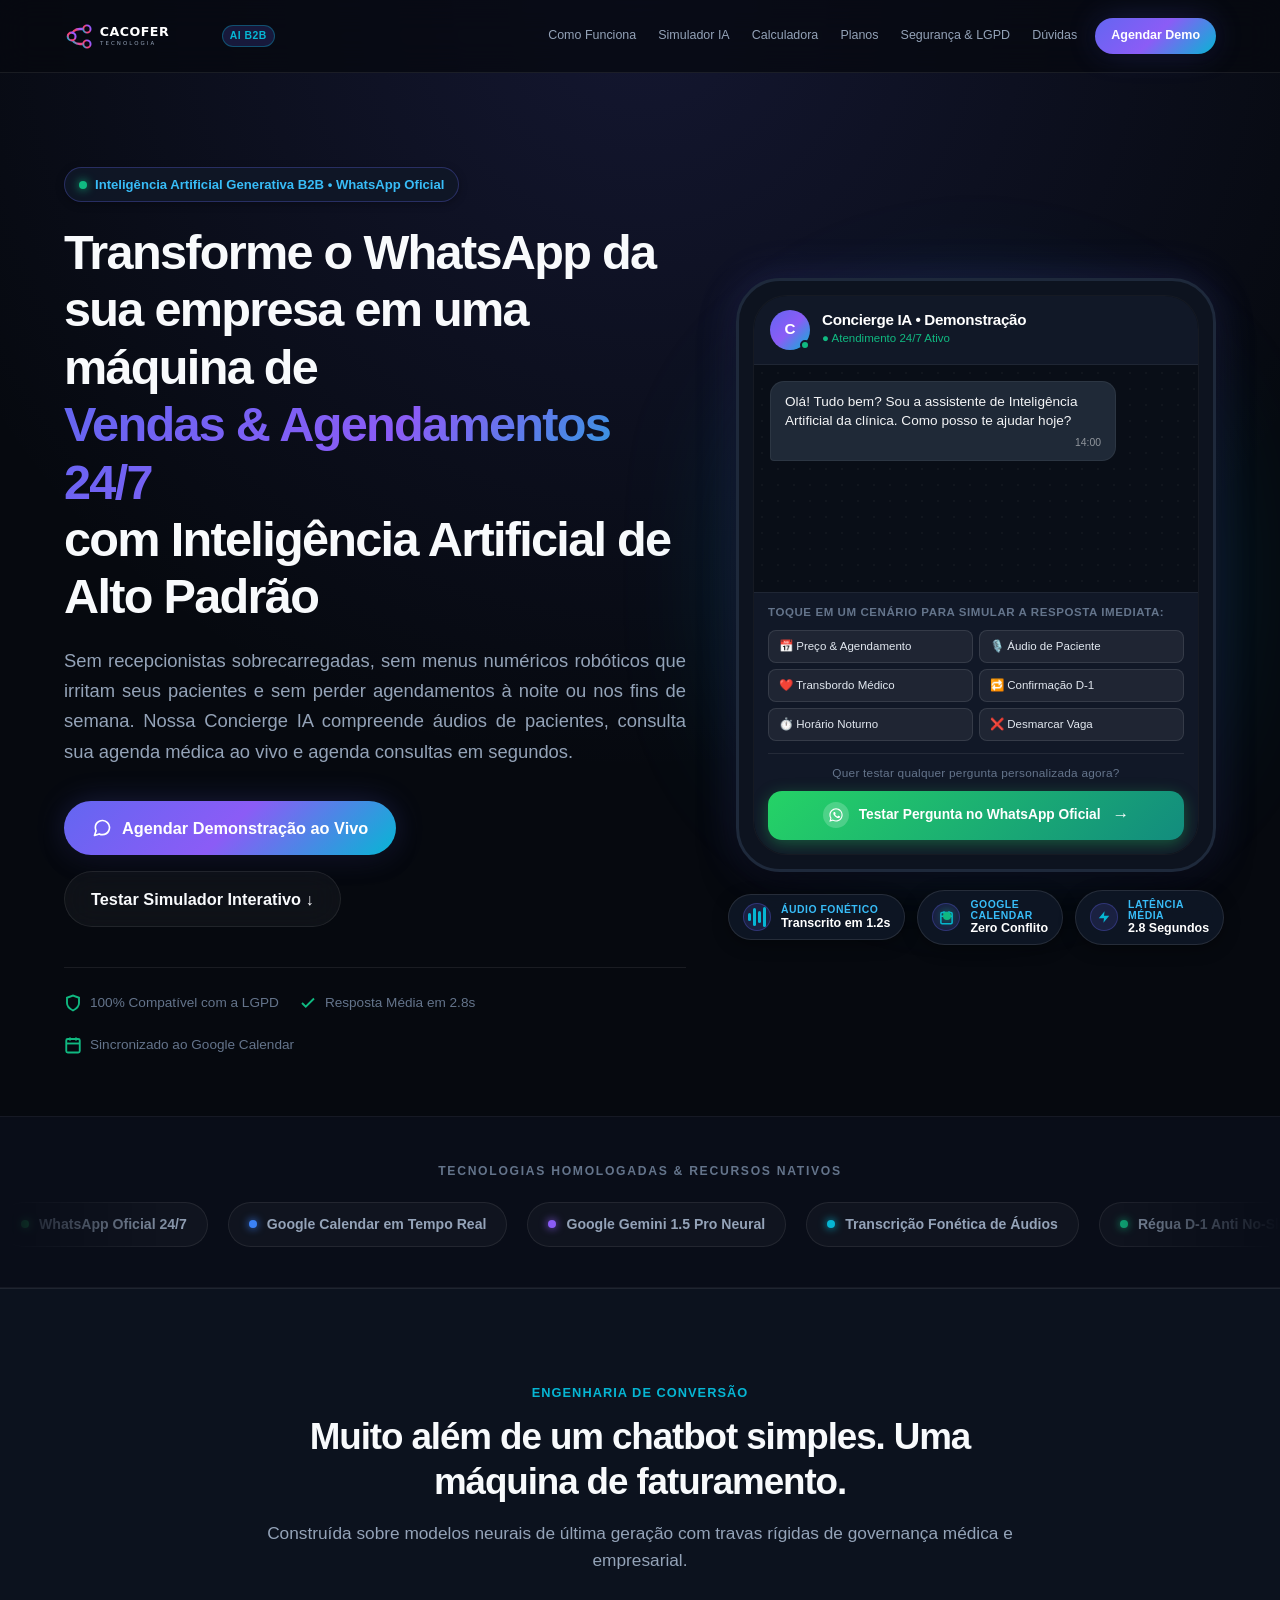
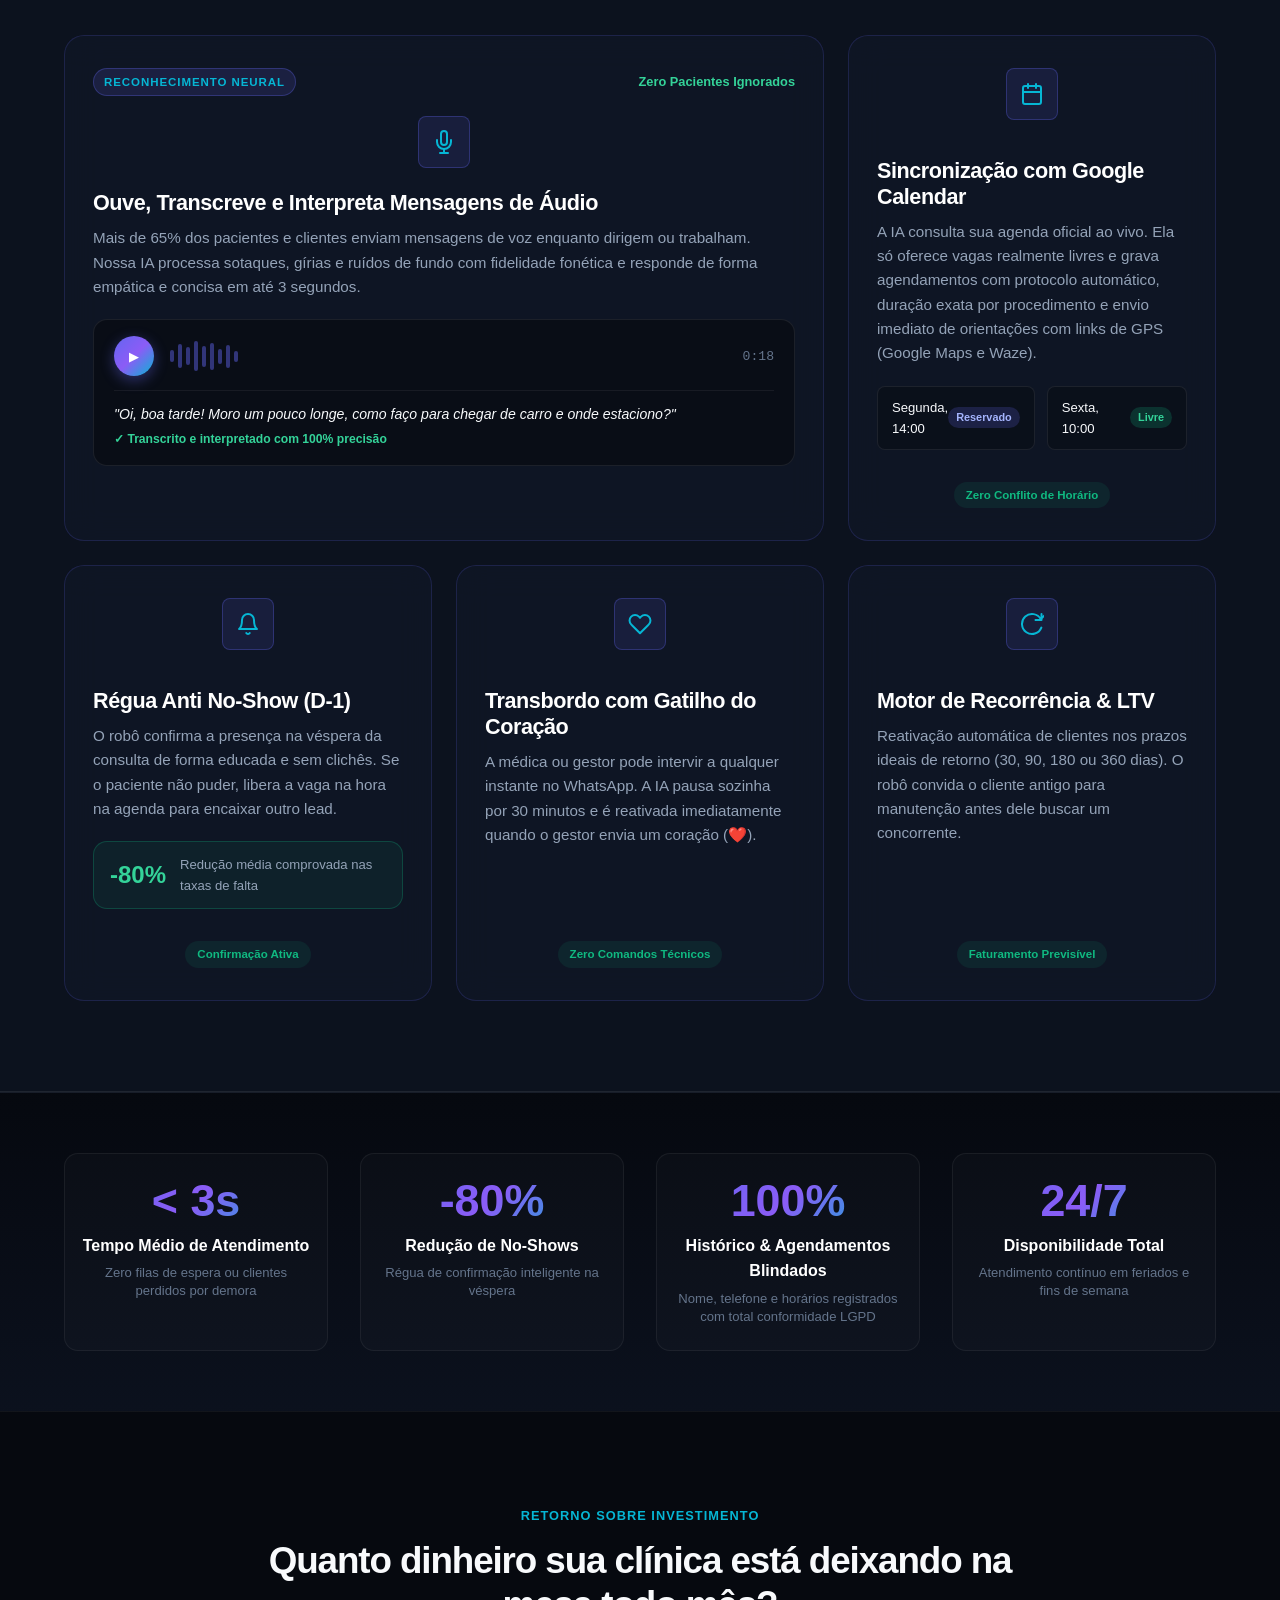
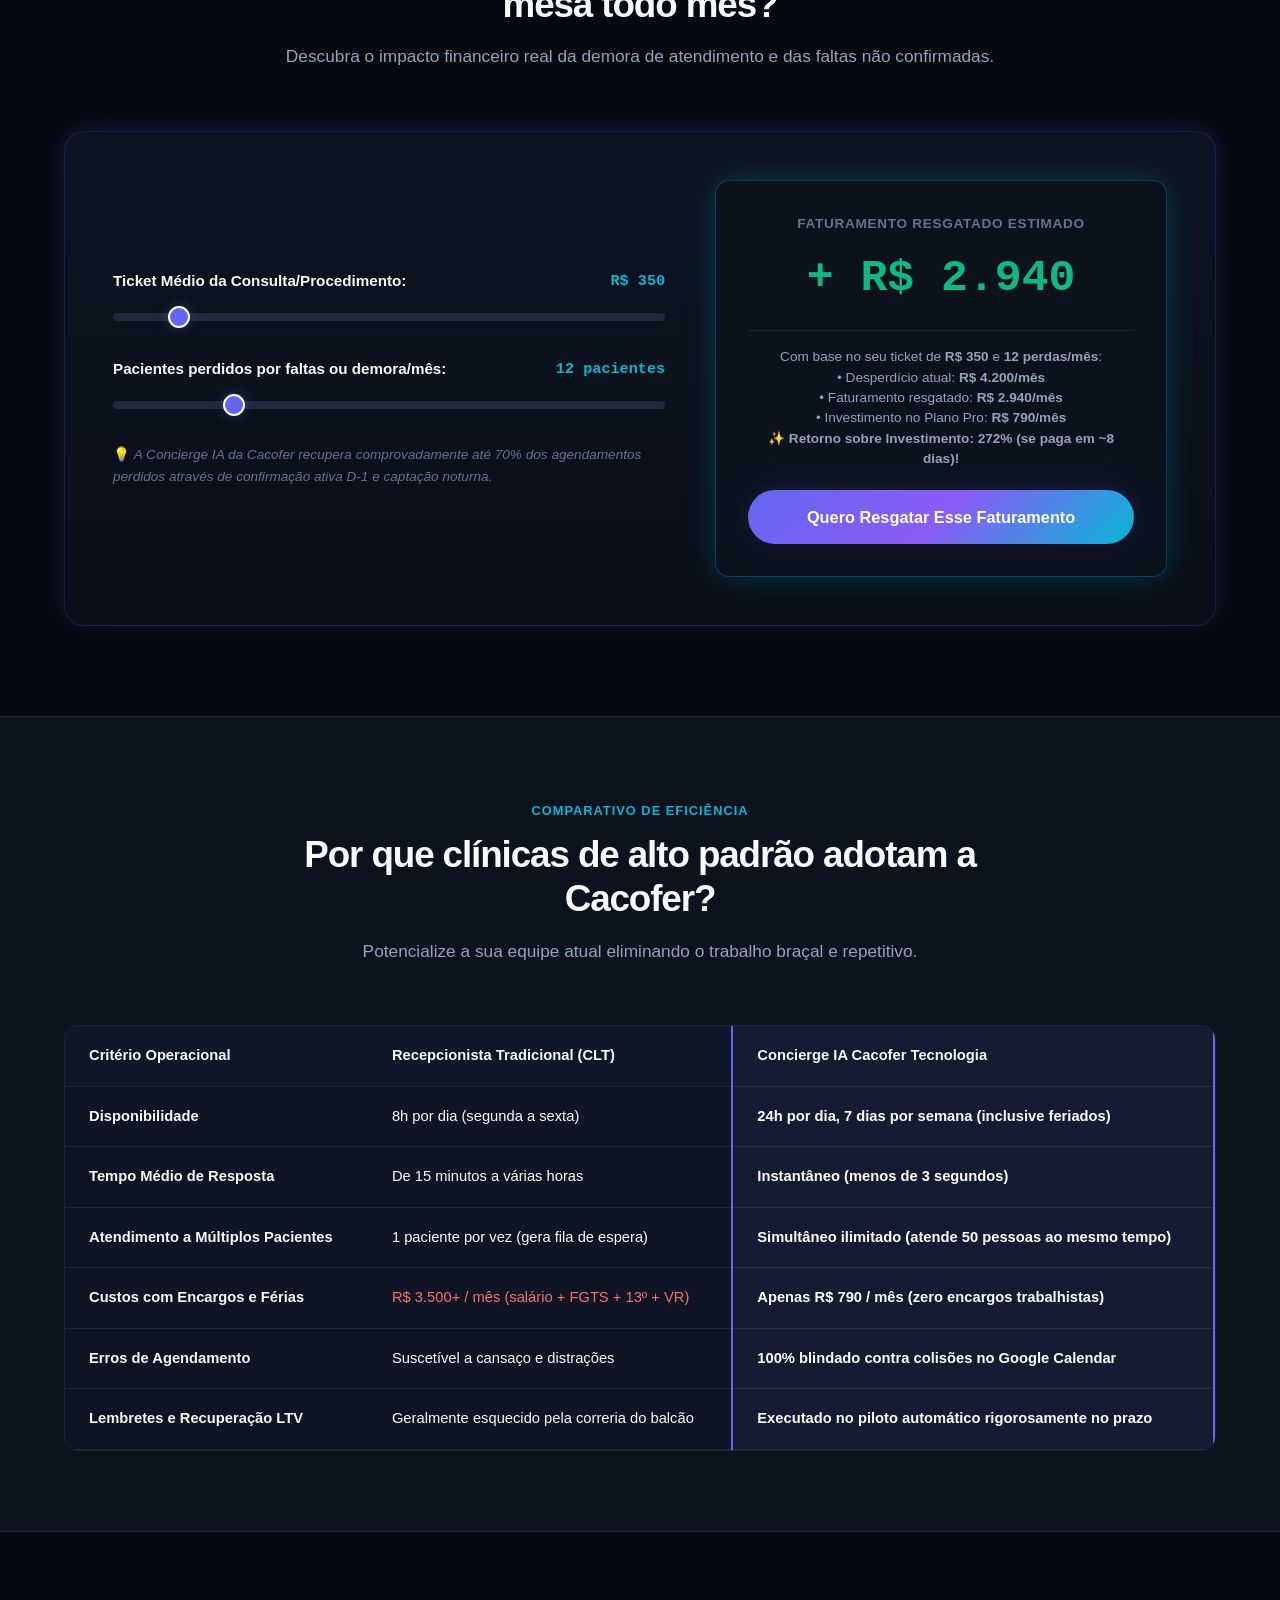
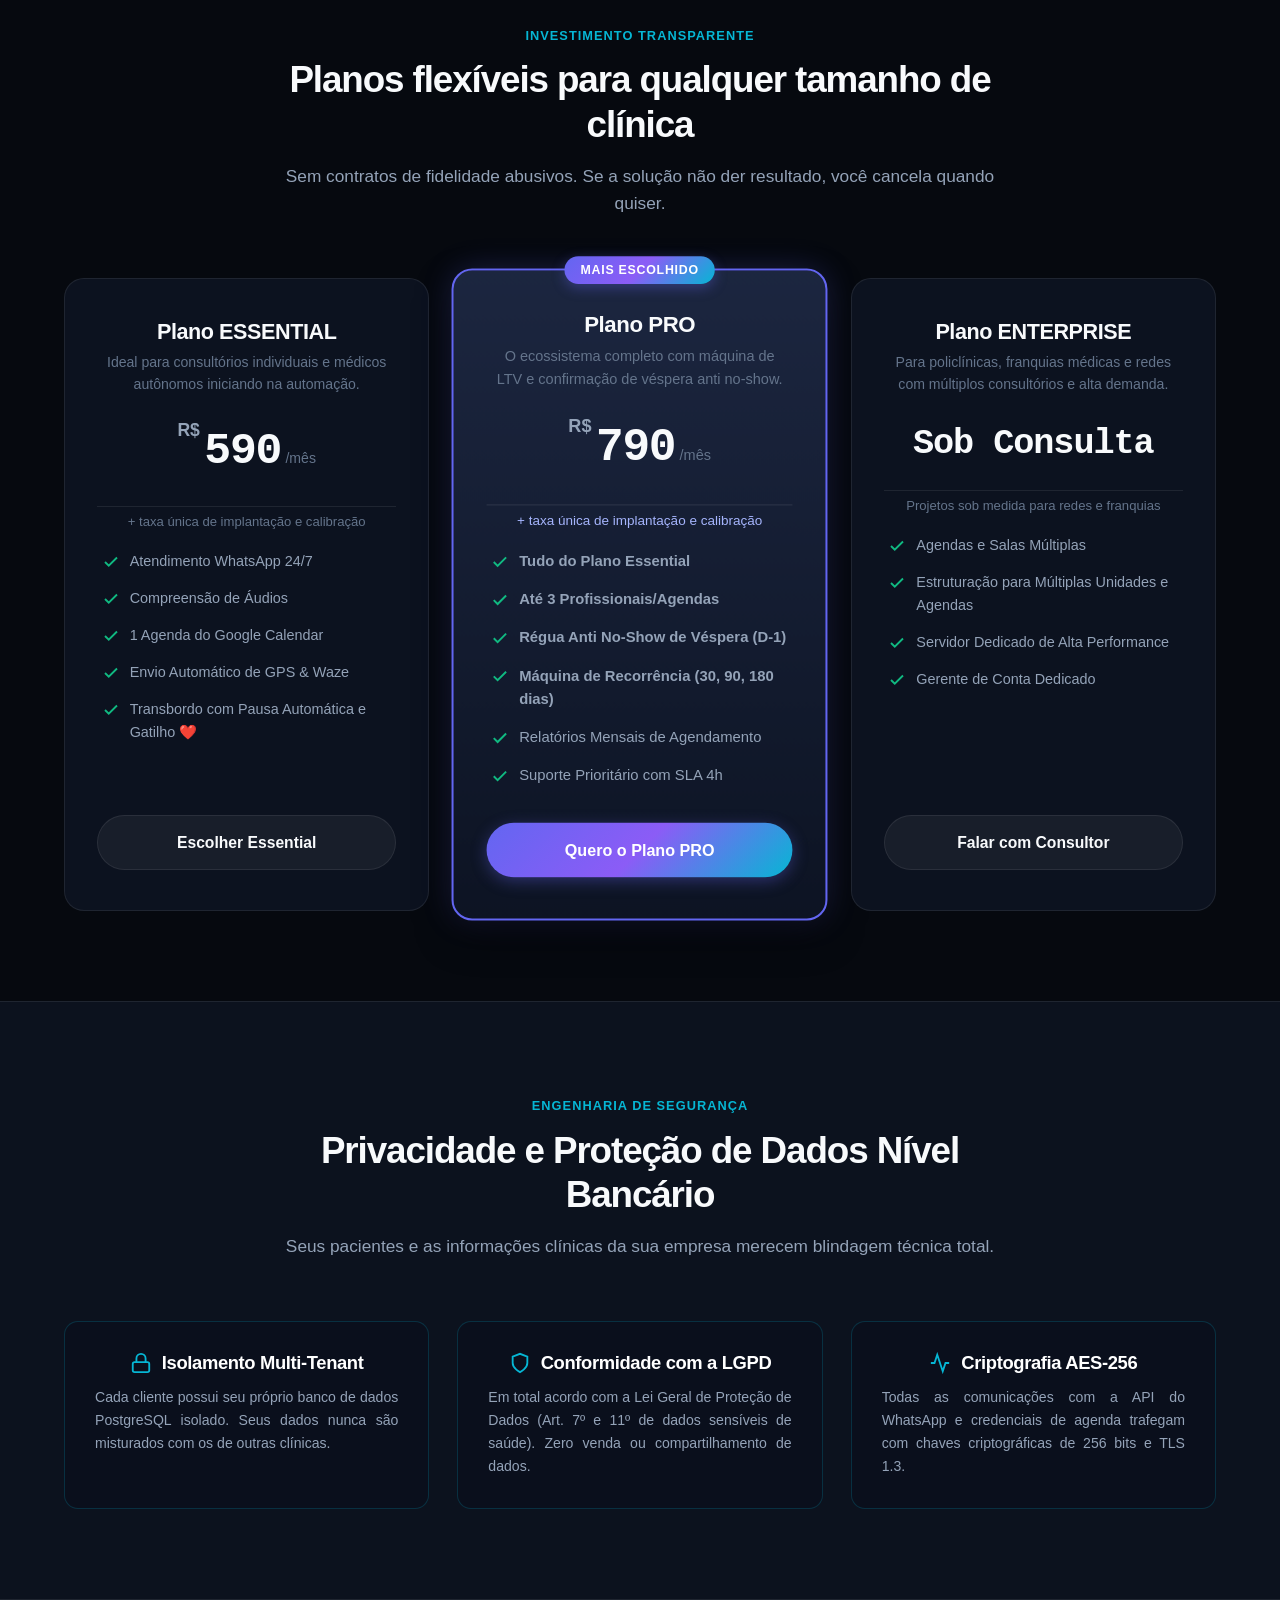
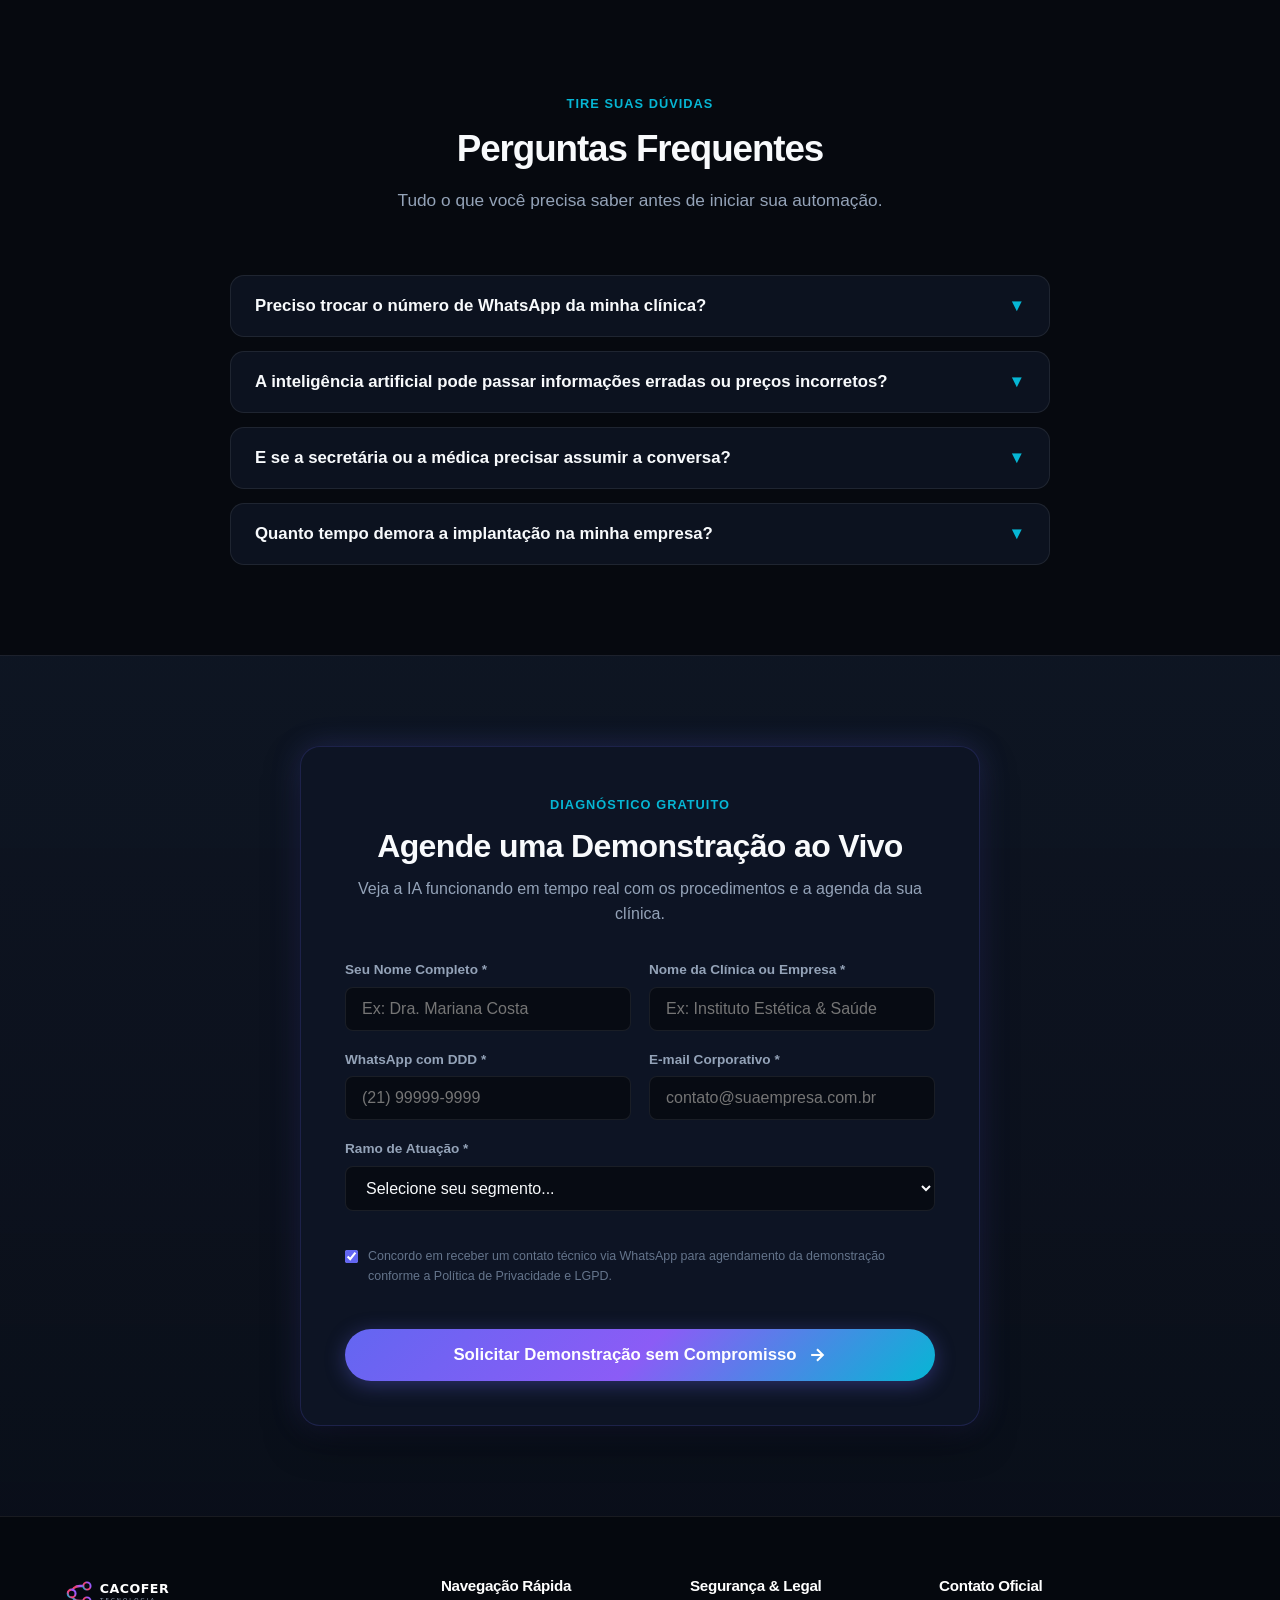
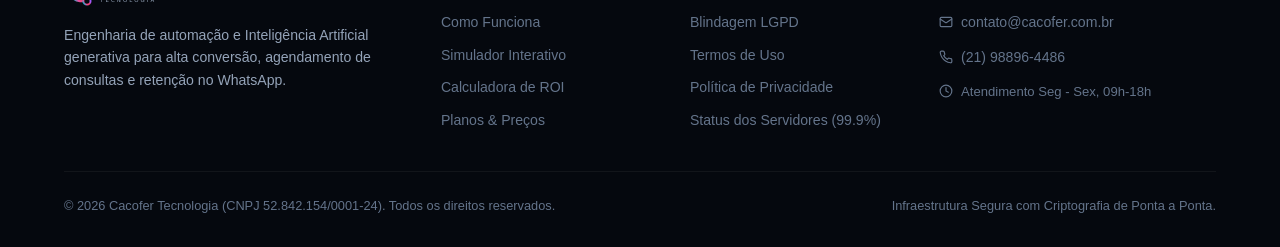
<file: index.html>
<!DOCTYPE html>
<html lang="pt-BR">
<head>
  <meta charset="UTF-8">
  <meta name="viewport" content="width=device-width, initial-scale=1.0">
  
  <!-- CYBERSECURITY & HARDENING HEADERS -->
  <meta http-equiv="X-Content-Type-Options" content="nosniff">
  <meta http-equiv="X-Frame-Options" content="DENY">
  <meta name="referrer" content="strict-origin-when-cross-origin">
  <meta http-equiv="Content-Security-Policy" content="default-src 'self'; script-src 'self'; style-src 'self' 'unsafe-inline'; img-src 'self' data:; font-src 'self'; connect-src 'self' https://wa.me; frame-ancestors 'none'; base-uri 'self'; form-action 'self' https://wa.me;">

  <title>Cacofer Tecnologia | Concierge IA 24/7 & Automação Inteligente para WhatsApp</title>
  <meta name="description" content="Transforme o WhatsApp da sua clínica ou empresa em uma central de vendas 24/7. Atendimento inteligente em 3 segundos, compreensão de áudios, agendamento no Google Calendar e redução de no-show.">
  <meta name="keywords" content="automação whatsapp, concierge ia, chatbot ia clinica, secretaria virtual inteligência artificial, agendamento google calendar whatsapp, cacofer tecnologia">
  <meta name="author" content="Cacofer Tecnologia">
  <meta name="theme-color" content="#06090f">

  <!-- Open Graph / Social Sharing -->
  <meta property="og:type" content="website">
  <meta property="og:title" content="Cacofer Tecnologia | Concierge IA 24/7 para Clínicas e Empresas">
  <meta property="og:description" content="Atenda pacientes instantaneamente, ouça áudios, agende direto na agenda médica e acabe com o no-show no WhatsApp.">
  <meta property="og:site_name" content="Cacofer Tecnologia">

  <!-- Favicon (Vector SVG Brand) -->
  <link rel="icon" type="image/svg+xml" href="favicon.svg">
  <link rel="alternate icon" type="image/svg+xml" href="assets/brand/favicon.svg">

  <!-- Core Stylesheet -->
  <link rel="stylesheet" href="css/style.css?v=5.1">
</head>
<body>

  <!-- ==============================================================================
       HEADER & NAVIGATION
  ============================================================================== -->
  <header class="site-header">
    <div class="container nav-container">
      <a href="#" class="brand-logo" aria-label="Cacofer Tecnologia Página Inicial">
        <img src="assets/brand/cacofer_logo_dark.svg" alt="Cacofer Tecnologia" class="brand-logo-img" height="34">
        <span class="tag">AI B2B</span>
      </a>

      <nav class="main-nav" id="mainNav">
        <a href="#como-funciona" class="nav-link">Como Funciona</a>
        <a href="#simulador" class="nav-link">Simulador IA</a>
        <a href="#calculadora" class="nav-link">Calculadora</a>
        <a href="#planos" class="nav-link">Planos</a>
        <a href="#seguranca" class="nav-link">Segurança & LGPD</a>
        <a href="#faq" class="nav-link">Dúvidas</a>
        <a href="#contato" class="nav-cta-btn">Agendar Demo</a>
      </nav>

      <button class="mobile-menu-toggle" id="mobileToggle" aria-label="Abrir Menu de Navegação">
        ☰
      </button>
    </div>
  </header>

  <main>
    <!-- ==============================================================================
         HERO SECTION
    ============================================================================== -->
    <section class="hero-section" id="hero">
      <div class="hero-bg-glow" aria-hidden="true"></div>
      <div class="container hero-grid">
        <div class="hero-content">
          <div class="hero-badge-wrap">
            <span class="pulse-indicator"></span>
            <span>Inteligência Artificial Generativa B2B • WhatsApp Oficial</span>
          </div>

          <h1 class="hero-title">
            Transforme o WhatsApp da sua empresa em uma máquina de
            <span class="gradient-text">Vendas & Agendamentos 24/7</span>
            com Inteligência Artificial de Alto Padrão
          </h1>

          <p class="hero-subtitle">
            Sem recepcionistas sobrecarregadas, sem menus numéricos robóticos que irritam seus pacientes e sem perder agendamentos à noite ou nos fins de semana. Nossa Concierge IA compreende áudios de pacientes, consulta sua agenda médica ao vivo e agenda consultas em segundos.
          </p>

          <div class="hero-actions">
            <a href="#contato" class="btn-primary btn-glow">
              <svg width="20" height="20" viewBox="0 0 24 24" fill="none" stroke="currentColor" stroke-width="2" stroke-linecap="round" stroke-linejoin="round">
                <path d="M21 11.5a8.38 8.38 0 0 1-.9 3.8 8.5 8.5 0 0 1-7.6 4.7 8.38 8.38 0 0 1-3.8-.9L3 21l1.9-5.7a8.38 8.38 0 0 1-.9-3.8 8.5 8.5 0 0 1 4.7-7.6 8.38 8.38 0 0 1 3.8-.9h.5a8.48 8.48 0 0 1 8 8v.5z"></path>
              </svg>
              <span>Agendar Demonstração ao Vivo</span>
            </a>
            <a href="#simulador" class="btn-secondary">
              <span>Testar Simulador Interativo ↓</span>
            </a>
          </div>

          <div class="hero-trust-bar">
            <div class="trust-item">
              <svg width="18" height="18" viewBox="0 0 24 24" fill="none" stroke="currentColor" stroke-width="2.5"><path d="M12 22s8-4 8-10V5l-8-3-8 3v7c0 6 8 10 8 10z"/></svg>
              <span>100% Compatível com a LGPD</span>
            </div>
            <div class="trust-item">
              <svg width="18" height="18" viewBox="0 0 24 24" fill="none" stroke="currentColor" stroke-width="2.5"><polyline points="20 6 9 17 4 12"/></svg>
              <span>Resposta Média em 2.8s</span>
            </div>
            <div class="trust-item">
              <svg width="18" height="18" viewBox="0 0 24 24" fill="none" stroke="currentColor" stroke-width="2.5"><rect x="3" y="4" width="18" height="18" rx="2" ry="2"/><line x1="16" y1="2" x2="16" y2="6"/><line x1="8" y1="2" x2="8" y2="6"/><line x1="3" y1="10" x2="21" y2="10"/></svg>
              <span>Sincronizado ao Google Calendar</span>
            </div>
          </div>
        </div>

        <!-- HERO VISUAL ENGINE & SMARTPHONE SIMULATOR -->
        <div class="hero-visual-engine" id="simulador">
          <!-- Ambient Glow & Circuit SVGs -->
          <!-- Ambient Radial Halo Glow -->
          <div class="engine-radial-glow" aria-hidden="true"></div>

          <!-- PHONE MOCKUP (100% CLEAN & UNOBSTRUCTED) -->
          <div class="phone-mockup">
            <div class="phone-screen">
              <div class="phone-header">
                <div class="avatar-badge">
                  <span>C</span>
                  <span class="avatar-online-dot"></span>
                </div>
                <div class="phone-header-info">
                  <h4>Concierge IA • Demonstração</h4>
                  <p>● Atendimento 24/7 Ativo</p>
                </div>
              </div>

              <div class="chat-messages" id="chatMessages">
                <div class="chat-bubble bubble-sofia">
                  <span>Olá! Tudo bem? Sou a assistente de Inteligência Artificial da clínica. Como posso te ajudar hoje?</span>
                  <span class="bubble-time">14:00</span>
                </div>
              </div>

              <div class="typing-indicator" id="typingIndicator">
                <span class="typing-dot"></span>
                <span class="typing-dot"></span>
                <span class="typing-dot"></span>
              </div>

              <div class="simulator-controls">
                <div class="sim-prompt-title">Toque em um cenário para simular a resposta imediata:</div>
                <div class="sim-buttons-grid">
                  <button class="sim-btn" data-scenario="agendamento">📅 Preço & Agendamento</button>
                  <button class="sim-btn" data-scenario="audio">🎙️ Áudio de Paciente</button>
                  <button class="sim-btn" data-scenario="humano">❤️ Transbordo Médico</button>
                  <button class="sim-btn" data-scenario="regua">🔁 Confirmação D-1</button>
                  <button class="sim-btn" data-scenario="noturno">⏱️ Horário Noturno</button>
                  <button class="sim-btn" data-scenario="cancelamento">❌ Desmarcar Vaga</button>
                </div>

                <div class="sim-test-real-cta">
                  <span class="sim-cta-prompt">Quer testar qualquer pergunta personalizada agora?</span>
                  <a href="https://wa.me/5521988964486?text=Ol%C3%A1!%20Vim%20pelo%20site%20da%20Cacofer%20e%20gostaria%20de%20testar%20a%20IA%20com%20uma%20pergunta." target="_blank" rel="noopener noreferrer" class="btn-whatsapp-direct">
                    <span class="wpp-icon-bubble">
                      <svg width="20" height="20" viewBox="0 0 24 24" fill="currentColor">
                        <path d="M12.04 2C6.58 2 2.13 6.45 2.13 11.91C2.13 13.66 2.59 15.36 3.45 16.86L2.05 22L7.3 20.62C8.75 21.41 10.38 21.83 12.04 21.83C17.5 21.83 21.95 17.38 21.95 11.92C21.95 9.27 20.92 6.78 19.05 4.91C17.18 3.03 14.69 2 12.04 2M12.05 3.67C14.25 3.67 16.31 4.53 17.87 6.09C19.42 7.65 20.28 9.72 20.28 11.92C20.28 16.46 16.58 20.15 12.04 20.15C10.56 20.15 9.11 19.76 7.85 19L7.55 18.83L4.43 19.65L5.26 16.61L5.06 16.29C4.24 14.99 3.8 13.47 3.8 11.91C3.81 7.37 7.5 3.67 12.05 3.67M9.53 7.34C9.36 7.34 9.09 7.4 8.87 7.65C8.64 7.89 8 8.49 8 9.72C8 10.95 8.89 12.14 9.01 12.31C9.14 12.47 10.77 14.98 13.25 16.06C13.84 16.32 14.3 16.47 14.66 16.59C15.26 16.77 15.8 16.75 16.24 16.68C16.73 16.61 17.74 16.07 17.95 15.48C18.16 14.89 18.16 14.38 18.1 14.28C18.03 14.17 17.86 14.11 17.61 13.98C17.36 13.86 16.14 13.26 15.91 13.18C15.69 13.09 15.52 13.05 15.36 13.3C15.19 13.54 14.73 14.11 14.59 14.28C14.44 14.44 14.3 14.46 14.05 14.34C13.81 14.21 13.01 13.95 12.07 13.11C11.34 12.46 10.84 11.65 10.7 11.41C10.55 11.16 10.68 11.03 10.81 10.9C10.92 10.79 11.05 10.61 11.18 10.46C11.3 10.32 11.35 10.21 11.43 10.05C11.51 9.88 11.47 9.74 11.41 9.61C11.35 9.49 10.87 8.31 10.67 7.83C10.48 7.36 10.28 7.42 10.13 7.41C9.99 7.41 9.82 7.34 9.66 7.34H9.53Z"/>
                      </svg>
                    </span>
                    <span>Testar Pergunta no WhatsApp Oficial</span>
                    <span class="btn-arrow-slide">→</span>
                  </a>
                </div>
              </div>
            </div>
          </div>

          <!-- SIMULATOR PERFORMANCE DOCK (Clean, unobstructed telemetry base) -->
          <div class="sim-performance-dock">
            <div class="sim-dock-pill" title="Transcrição instantânea e neural de mensagens de áudio">
              <div class="dock-pill-icon sound-wave-icon">
                <span class="wave-bar bar-1"></span>
                <span class="wave-bar bar-2"></span>
                <span class="wave-bar bar-3"></span>
                <span class="wave-bar bar-4"></span>
              </div>
              <div class="dock-pill-info">
                <span class="dock-pill-tag">Áudio Fonético</span>
                <span class="dock-pill-val">Transcrito em 1.2s</span>
              </div>
            </div>

            <div class="sim-dock-pill" title="Sincronização em tempo real na agenda oficial">
              <div class="dock-pill-icon calendar-icon">
                <span class="pulse-dot-green"></span>
                <svg width="15" height="15" viewBox="0 0 24 24" fill="none" stroke="currentColor" stroke-width="2.5"><rect x="3" y="4" width="18" height="18" rx="2" ry="2"/><line x1="16" y1="2" x2="16" y2="6"/><line x1="8" y1="2" x2="8" y2="6"/><line x1="3" y1="10" x2="21" y2="10"/></svg>
              </div>
              <div class="dock-pill-info">
                <span class="dock-pill-tag">Google Calendar</span>
                <span class="dock-pill-val">Zero Conflito</span>
              </div>
            </div>

            <div class="sim-dock-pill" title="Tempo de resposta ultra-rápido da IA">
              <div class="dock-pill-icon speed-icon">
                <svg width="14" height="14" viewBox="0 0 24 24" fill="currentColor"><path d="M13 2L3 14h9l-1 8 10-12h-9l1-8z"/></svg>
              </div>
              <div class="dock-pill-info">
                <span class="dock-pill-tag">Latência Média</span>
                <span class="dock-pill-val">2.8 Segundos</span>
              </div>
            </div>
          </div>
        </div>
      </div>
    </section>

    <!-- ==============================================================================
         INFINITE INTEGRATION & ECOSYSTEM MARQUEE (Inspired by GPTMaker)
    ============================================================================== -->
    <section class="marquee-section" aria-label="Tecnologias Integradas">
      <div class="container marquee-intro">
        <span class="marquee-label">TECNOLOGIAS HOMOLOGADAS & RECURSOS NATIVOS</span>
      </div>
      <div class="marquee-wrapper">
        <div class="marquee-track">
          <div class="marquee-card"><span class="mq-dot mq-green"></span> WhatsApp Oficial 24/7</div>
          <div class="marquee-card"><span class="mq-dot mq-blue"></span> Google Calendar em Tempo Real</div>
          <div class="marquee-card"><span class="mq-dot mq-purple"></span> Google Gemini 1.5 Pro Neural</div>
          <div class="marquee-card"><span class="mq-dot mq-cyan"></span> Transcrição Fonética de Áudios</div>
          <div class="marquee-card"><span class="mq-dot mq-emerald"></span> Régua D-1 Anti No-Show</div>
          <div class="marquee-card"><span class="mq-dot mq-pink"></span> Transbordo Humano Inteligente</div>
          <div class="marquee-card"><span class="mq-dot mq-amber"></span> Motor de Recorrência & LTV</div>
          <div class="marquee-card"><span class="mq-dot mq-indigo"></span> PostgreSQL com Blindagem LGPD</div>
          <div class="marquee-card"><span class="mq-dot mq-blue"></span> Envio Automático de GPS & Waze</div>
          <!-- Duplicate for seamless infinite hardware-accelerated scroll -->
          <div class="marquee-card"><span class="mq-dot mq-green"></span> WhatsApp Oficial 24/7</div>
          <div class="marquee-card"><span class="mq-dot mq-blue"></span> Google Calendar em Tempo Real</div>
          <div class="marquee-card"><span class="mq-dot mq-purple"></span> Google Gemini 1.5 Pro Neural</div>
          <div class="marquee-card"><span class="mq-dot mq-cyan"></span> Transcrição Fonética de Áudios</div>
          <div class="marquee-card"><span class="mq-dot mq-emerald"></span> Régua D-1 Anti No-Show</div>
          <div class="marquee-card"><span class="mq-dot mq-pink"></span> Transbordo Humano Inteligente</div>
          <div class="marquee-card"><span class="mq-dot mq-amber"></span> Motor de Recorrência & LTV</div>
          <div class="marquee-card"><span class="mq-dot mq-indigo"></span> PostgreSQL com Blindagem LGPD</div>
          <div class="marquee-card"><span class="mq-dot mq-blue"></span> Envio Automático de GPS & Waze</div>
        </div>
      </div>
    </section>

    <!-- ==============================================================================
         THE BENTO GRID (ENGINEERING & CONVERSION PILLARS)
    ============================================================================== -->
    <section class="features-section" id="como-funciona">
      <div class="container">
        <div class="section-header">
          <span class="section-tag">Engenharia de Conversão</span>
          <h2 class="section-title">Muito além de um chatbot simples. Uma máquina de faturamento.</h2>
          <p class="section-subtitle">Construída sobre modelos neurais de última geração com travas rígidas de governança médica e empresarial.</p>
        </div>

        <div class="bento-grid">
          <!-- BENTO 1: Large Featured Card (2 Columns) -->
          <div class="bento-card bento-card-large bento-shine">
            <div class="bento-badge-top">
              <span class="bento-chip">Reconhecimento Neural</span>
              <span class="bento-stat">Zero Pacientes Ignorados</span>
            </div>
            <div class="bento-content-wrap">
              <div class="bento-header-group">
                <div class="feature-icon-box">
                  <svg width="24" height="24" viewBox="0 0 24 24" fill="none" stroke="currentColor" stroke-width="2" stroke-linecap="round" stroke-linejoin="round"><path d="M12 1a3 3 0 0 0-3 3v8a3 3 0 0 0 6 0V4a3 3 0 0 0-3-3z"/><path d="M19 10v2a7 7 0 0 1-14 0v-2"/><line x1="12" y1="19" x2="12" y2="23"/><line x1="8" y1="23" x2="16" y2="23"/></svg>
                </div>
                <h3>Ouve, Transcreve e Interpreta Mensagens de Áudio</h3>
                <p>Mais de 65% dos pacientes e clientes enviam mensagens de voz enquanto dirigem ou trabalham. Nossa IA processa sotaques, gírias e ruídos de fundo com fidelidade fonética e responde de forma empática e concisa em até 3 segundos.</p>
              </div>

              <!-- Interactive Audio Waveform Demo inside Card -->
              <div class="interactive-audio-mockup">
                <div class="audio-player-bar">
                  <button class="audio-play-trigger" id="audioDemoBtn" aria-label="Ouvir simulação de áudio">
                    <span class="play-icon">▶</span>
                  </button>
                  <div class="audio-wave-bars">
                    <span class="wave-line h-40"></span>
                    <span class="wave-line h-80"></span>
                    <span class="wave-line h-60"></span>
                    <span class="wave-line h-100"></span>
                    <span class="wave-line h-70"></span>
                    <span class="wave-line h-90"></span>
                    <span class="wave-line h-50"></span>
                    <span class="wave-line h-75"></span>
                    <span class="wave-line h-35"></span>
                  </div>
                  <span class="audio-duration">0:18</span>
                </div>
                <div class="audio-transcription-preview" id="audioTranscript">
                  <em>"Oi, boa tarde! Moro um pouco longe, como faço para chegar de carro e onde estaciono?"</em>
                  <span class="transcription-status">✓ Transcrito e interpretado com 100% precisão</span>
                </div>
              </div>
            </div>
          </div>

          <!-- BENTO 2: Google Calendar Integration -->
          <div class="bento-card bento-shine">
            <div class="feature-icon-box">
              <svg width="24" height="24" viewBox="0 0 24 24" fill="none" stroke="currentColor" stroke-width="2" stroke-linecap="round" stroke-linejoin="round"><rect x="3" y="4" width="18" height="18" rx="2" ry="2"/><line x1="16" y1="2" x2="16" y2="6"/><line x1="8" y1="2" x2="8" y2="6"/><line x1="3" y1="10" x2="21" y2="10"/></svg>
            </div>
            <h3>Sincronização com Google Calendar</h3>
            <p>A IA consulta sua agenda oficial ao vivo. Ela só oferece vagas realmente livres e grava agendamentos com protocolo automático, duração exata por procedimento e envio imediato de orientações com links de GPS (Google Maps e Waze).</p>
            <div class="mini-calendar-preview">
              <div class="mini-cal-slot confirmed">
                <span>Segunda, 14:00</span>
                <span class="slot-badge">Reservado</span>
              </div>
              <div class="mini-cal-slot available">
                <span>Sexta, 10:00</span>
                <span class="slot-badge free">Livre</span>
              </div>
            </div>
            <span class="feature-badge">Zero Conflito de Horário</span>
          </div>

          <!-- BENTO 3: Anti No-Show D-1 -->
          <div class="bento-card bento-shine">
            <div class="feature-icon-box">
              <svg width="24" height="24" viewBox="0 0 24 24" fill="none" stroke="currentColor" stroke-width="2" stroke-linecap="round" stroke-linejoin="round"><path d="M18 8A6 6 0 0 0 6 8c0 7-3 9-3 9h18s-3-2-3-9"/><path d="M13.73 21a2 2 0 0 1-3.46 0"/></svg>
            </div>
            <h3>Régua Anti No-Show (D-1)</h3>
            <p>O robô confirma a presença na véspera da consulta de forma educada e sem clichês. Se o paciente não puder, libera a vaga na hora na agenda para encaixar outro lead.</p>
            <div class="no-show-metric-pill">
              <span class="stat-highlight">-80%</span>
              <span class="stat-desc">Redução média comprovada nas taxas de falta</span>
            </div>
            <span class="feature-badge">Confirmação Ativa</span>
          </div>

          <!-- BENTO 4: Transbordo Humano Inteligente -->
          <div class="bento-card bento-shine">
            <div class="feature-icon-box">
              <svg width="24" height="24" viewBox="0 0 24 24" fill="none" stroke="currentColor" stroke-width="2" stroke-linecap="round" stroke-linejoin="round"><path d="M20.84 4.61a5.5 5.5 0 0 0-7.78 0L12 5.67l-1.06-1.06a5.5 5.5 0 0 0-7.78 7.78l1.06 1.06L12 21.23l7.78-7.78 1.06-1.06a5.5 5.5 0 0 0 0-7.78z"/></svg>
            </div>
            <h3>Transbordo com Gatilho do Coração</h3>
            <p>A médica ou gestor pode intervir a qualquer instante no WhatsApp. A IA pausa sozinha por 30 minutos e é reativada imediatamente quando o gestor envia um coração (❤️).</p>
            <span class="feature-badge">Zero Comandos Técnicos</span>
          </div>

          <!-- BENTO 5: Motor de Recorrência & LTV -->
          <div class="bento-card bento-shine">
            <div class="feature-icon-box">
              <svg width="24" height="24" viewBox="0 0 24 24" fill="none" stroke="currentColor" stroke-width="2" stroke-linecap="round" stroke-linejoin="round"><path d="M21.5 2v6h-6M21.34 15.57a10 10 0 1 1-.57-8.38l5.67-5.67"/></svg>
            </div>
            <h3>Motor de Recorrência & LTV</h3>
            <p>Reativação automática de clientes nos prazos ideais de retorno (30, 90, 180 ou 360 dias). O robô convida o cliente antigo para manutenção antes dele buscar um concorrente.</p>
            <span class="feature-badge">Faturamento Previsível</span>
          </div>
        </div>
      </div>
    </section>

    <!-- ==============================================================================
         IMPACT NUMBERS & STATS (Inspired by GPTMaker)
    ============================================================================== -->
    <section class="impact-section" aria-label="Impacto Comprovado">
      <div class="container">
        <div class="impact-grid">
          <div class="impact-item">
            <div class="impact-number">&lt; 3s</div>
            <div class="impact-label">Tempo Médio de Atendimento</div>
            <div class="impact-sub">Zero filas de espera ou clientes perdidos por demora</div>
          </div>
          <div class="impact-item">
            <div class="impact-number">-80%</div>
            <div class="impact-label">Redução de No-Shows</div>
            <div class="impact-sub">Régua de confirmação inteligente na véspera</div>
          </div>
          <div class="impact-item">
            <div class="impact-number">100%</div>
            <div class="impact-label">Histórico & Agendamentos Blindados</div>
            <div class="impact-sub">Nome, telefone e horários registrados com total conformidade LGPD</div>
          </div>
          <div class="impact-item">
            <div class="impact-number">24/7</div>
            <div class="impact-label">Disponibilidade Total</div>
            <div class="impact-sub">Atendimento contínuo em feriados e fins de semana</div>
          </div>
        </div>
      </div>
    </section>

    <!-- ==============================================================================
         INTERACTIVE ROI CALCULATOR
    ============================================================================== -->
    <section class="calculator-section" id="calculadora">
      <div class="container">
        <div class="section-header">
          <span class="section-tag">Retorno sobre Investimento</span>
          <h2 class="section-title">Quanto dinheiro sua clínica está deixando na mesa todo mês?</h2>
          <p class="section-subtitle">Descubra o impacto financeiro real da demora de atendimento e das faltas não confirmadas.</p>
        </div>

        <div class="calc-box">
          <div class="calc-inputs">
            <div class="slider-group">
              <label for="ticketRange">
                <span>Ticket Médio da Consulta/Procedimento:</span>
                <span class="slider-val" id="ticketValDisplay">R$ 350</span>
              </label>
              <input type="range" class="calc-range" id="ticketRange" min="100" max="2500" step="50" value="350">
            </div>

            <div class="slider-group">
              <label for="lostRange">
                <span>Pacientes perdidos por faltas ou demora/mês:</span>
                <span class="slider-val" id="lostValDisplay">12 pacientes</span>
              </label>
              <input type="range" class="calc-range" id="lostRange" min="2" max="50" step="1" value="12">
            </div>
            
            <p style="font-size: 0.85rem; color: var(--text-muted);">
              💡 <em>A Concierge IA da Cacofer recupera comprovadamente até 70% dos agendamentos perdidos através de confirmação ativa D-1 e captação noturna.</em>
            </p>
          </div>

          <div class="calc-result-card">
            <div class="calc-result-title">Faturamento Resgatado Estimado</div>
            <div class="calc-big-value" id="calcBigValue">+ R$ 2.940</div>
            <div class="calc-breakdown" id="calcBreakdown">
              Calculando projeção personalizada...
            </div>
            <a href="#contato" class="btn-primary" style="margin-top: 20px; width: 100%;">
              Quero Resgatar Esse Faturamento
            </a>
          </div>
        </div>
      </div>
    </section>

    <!-- ==============================================================================
         COMPARISON TABLE (CLT vs CACOFER AI)
    ============================================================================== -->
    <section class="comparison-section">
      <div class="container">
        <div class="section-header">
          <span class="section-tag">Comparativo de Eficiência</span>
          <h2 class="section-title">Por que clínicas de alto padrão adotam a Cacofer?</h2>
          <p class="section-subtitle">Potencialize a sua equipe atual eliminando o trabalho braçal e repetitivo.</p>
        </div>

        <div class="table-scroll-hint">
          <span>👈 Deslize lateralmente para ver a comparação completa 👉</span>
        </div>

        <div class="table-responsive">
          <table class="comp-table">
            <thead>
              <tr>
                <th>Critério Operacional</th>
                <th>Recepcionista Tradicional (CLT)</th>
                <th class="highlight-col">Concierge IA Cacofer Tecnologia</th>
              </tr>
            </thead>
            <tbody>
              <tr>
                <td><strong>Disponibilidade</strong></td>
                <td>8h por dia (segunda a sexta)</td>
                <td class="highlight-col comp-status-good">24h por dia, 7 dias por semana (inclusive feriados)</td>
              </tr>
              <tr>
                <td><strong>Tempo Médio de Resposta</strong></td>
                <td>De 15 minutos a várias horas</td>
                <td class="highlight-col comp-status-good">Instantâneo (menos de 3 segundos)</td>
              </tr>
              <tr>
                <td><strong>Atendimento a Múltiplos Pacientes</strong></td>
                <td>1 paciente por vez (gera fila de espera)</td>
                <td class="highlight-col comp-status-good">Simultâneo ilimitado (atende 50 pessoas ao mesmo tempo)</td>
              </tr>
              <tr>
                <td><strong>Custos com Encargos e Férias</strong></td>
                <td class="comp-status-bad">R$ 3.500+ / mês (salário + FGTS + 13º + VR)</td>
                <td class="highlight-col comp-status-good">Apenas R$ 790 / mês (zero encargos trabalhistas)</td>
              </tr>
              <tr>
                <td><strong>Erros de Agendamento</strong></td>
                <td>Suscetível a cansaço e distrações</td>
                <td class="highlight-col comp-status-good">100% blindado contra colisões no Google Calendar</td>
              </tr>
              <tr>
                <td><strong>Lembretes e Recuperação LTV</strong></td>
                <td>Geralmente esquecido pela correria do balcão</td>
                <td class="highlight-col comp-status-good">Executado no piloto automático rigorosamente no prazo</td>
              </tr>
            </tbody>
          </table>
        </div>
      </div>
    </section>

    <!-- ==============================================================================
         PRICING & PLANS
    ============================================================================== -->
    <section class="pricing-section" id="planos">
      <div class="container">
        <div class="section-header">
          <span class="section-tag">Investimento Transparente</span>
          <h2 class="section-title">Planos flexíveis para qualquer tamanho de clínica</h2>
          <p class="section-subtitle">Sem contratos de fidelidade abusivos. Se a solução não der resultado, você cancela quando quiser.</p>
        </div>

        <div class="pricing-grid">
          <!-- ESSENTIAL -->
          <div class="pricing-card">
            <h3 class="plan-name">Plano ESSENTIAL</h3>
            <p class="plan-desc">Ideal para consultórios individuais e médicos autônomos iniciando na automação.</p>
            <div class="plan-price-wrap">
              <span class="price-currency">R$</span>
              <span class="price-amount">590</span>
              <span class="price-period">/mês</span>
            </div>
            <div class="plan-setup-note" style="font-size: 0.82rem; color: var(--text-muted); margin-top: -12px; margin-bottom: 18px; text-align: center;">+ taxa única de implantação e calibração</div>
            <ul class="plan-features-list">
              <li><svg width="18" height="18" viewBox="0 0 24 24" fill="none" stroke="currentColor" stroke-width="2.5"><polyline points="20 6 9 17 4 12"/></svg>Atendimento WhatsApp 24/7</li>
              <li><svg width="18" height="18" viewBox="0 0 24 24" fill="none" stroke="currentColor" stroke-width="2.5"><polyline points="20 6 9 17 4 12"/></svg>Compreensão de Áudios</li>
              <li><svg width="18" height="18" viewBox="0 0 24 24" fill="none" stroke="currentColor" stroke-width="2.5"><polyline points="20 6 9 17 4 12"/></svg>1 Agenda do Google Calendar</li>
              <li><svg width="18" height="18" viewBox="0 0 24 24" fill="none" stroke="currentColor" stroke-width="2.5"><polyline points="20 6 9 17 4 12"/></svg>Envio Automático de GPS & Waze</li>
              <li><svg width="18" height="18" viewBox="0 0 24 24" fill="none" stroke="currentColor" stroke-width="2.5"><polyline points="20 6 9 17 4 12"/></svg>Transbordo com Pausa Automática e Gatilho ❤️</li>
            </ul>
            <a href="#contato" class="plan-cta-btn">Escolher Essential</a>
          </div>

          <!-- PRO (FEATURED) -->
          <div class="pricing-card featured">
            <div class="popular-badge">Mais Escolhido</div>
            <h3 class="plan-name">Plano PRO</h3>
            <p class="plan-desc">O ecossistema completo com máquina de LTV e confirmação de véspera anti no-show.</p>
            <div class="plan-price-wrap">
              <span class="price-currency">R$</span>
              <span class="price-amount">790</span>
              <span class="price-period">/mês</span>
            </div>
            <div class="plan-setup-note" style="font-size: 0.82rem; color: #a5b4fc; margin-top: -12px; margin-bottom: 18px; text-align: center;">+ taxa única de implantação e calibração</div>
            <ul class="plan-features-list">
              <li><svg width="18" height="18" viewBox="0 0 24 24" fill="none" stroke="currentColor" stroke-width="2.5"><polyline points="20 6 9 17 4 12"/></svg><strong>Tudo do Plano Essential</strong></li>
              <li><svg width="18" height="18" viewBox="0 0 24 24" fill="none" stroke="currentColor" stroke-width="2.5"><polyline points="20 6 9 17 4 12"/></svg><strong>Até 3 Profissionais/Agendas</strong></li>
              <li><svg width="18" height="18" viewBox="0 0 24 24" fill="none" stroke="currentColor" stroke-width="2.5"><polyline points="20 6 9 17 4 12"/></svg><strong>Régua Anti No-Show de Véspera (D-1)</strong></li>
              <li><svg width="18" height="18" viewBox="0 0 24 24" fill="none" stroke="currentColor" stroke-width="2.5"><polyline points="20 6 9 17 4 12"/></svg><strong>Máquina de Recorrência (30, 90, 180 dias)</strong></li>
              <li><svg width="18" height="18" viewBox="0 0 24 24" fill="none" stroke="currentColor" stroke-width="2.5"><polyline points="20 6 9 17 4 12"/></svg>Relatórios Mensais de Agendamento</li>
              <li><svg width="18" height="18" viewBox="0 0 24 24" fill="none" stroke="currentColor" stroke-width="2.5"><polyline points="20 6 9 17 4 12"/></svg>Suporte Prioritário com SLA 4h</li>
            </ul>
            <a href="#contato" class="plan-cta-btn">Quero o Plano PRO</a>
          </div>

          <!-- ENTERPRISE -->
          <div class="pricing-card">
            <h3 class="plan-name">Plano ENTERPRISE</h3>
            <p class="plan-desc">Para policlínicas, franquias médicas e redes com múltiplos consultórios e alta demanda.</p>
            <div class="plan-price-wrap">
              <span class="price-amount" style="font-size: 2.2rem;">Sob Consulta</span>
            </div>
            <div class="plan-setup-note" style="font-size: 0.82rem; color: var(--text-muted); margin-top: -12px; margin-bottom: 18px; text-align: center;">Projetos sob medida para redes e franquias</div>
            <ul class="plan-features-list">
              <li><svg width="18" height="18" viewBox="0 0 24 24" fill="none" stroke="currentColor" stroke-width="2.5"><polyline points="20 6 9 17 4 12"/></svg>Agendas e Salas Múltiplas</li>
              <li><svg width="18" height="18" viewBox="0 0 24 24" fill="none" stroke="currentColor" stroke-width="2.5"><polyline points="20 6 9 17 4 12"/></svg>Estruturação para Múltiplas Unidades e Agendas</li>
              <li><svg width="18" height="18" viewBox="0 0 24 24" fill="none" stroke="currentColor" stroke-width="2.5"><polyline points="20 6 9 17 4 12"/></svg>Servidor Dedicado de Alta Performance</li>
              <li><svg width="18" height="18" viewBox="0 0 24 24" fill="none" stroke="currentColor" stroke-width="2.5"><polyline points="20 6 9 17 4 12"/></svg>Gerente de Conta Dedicado</li>
            </ul>
            <a href="#contato" class="plan-cta-btn">Falar com Consultor</a>
          </div>
        </div>
      </div>
    </section>

    <!-- ==============================================================================
         CYBERSECURITY & LGPD
    ============================================================================== -->
    <section class="security-section" id="seguranca">
      <div class="container">
        <div class="section-header">
          <span class="section-tag">Engenharia de Segurança</span>
          <h2 class="section-title">Privacidade e Proteção de Dados Nível Bancário</h2>
          <p class="section-subtitle">Seus pacientes e as informações clínicas da sua empresa merecem blindagem técnica total.</p>
        </div>

        <div class="security-grid">
          <div class="security-card">
            <h3>
              <svg width="22" height="22" viewBox="0 0 24 24" fill="none" stroke="currentColor" stroke-width="2"><rect x="3" y="11" width="18" height="11" rx="2" ry="2"/><path d="M7 11V7a5 5 0 0 1 10 0v4"/></svg>
              Isolamento Multi-Tenant
            </h3>
            <p>Cada cliente possui seu próprio banco de dados PostgreSQL isolado. Seus dados nunca são misturados com os de outras clínicas.</p>
          </div>

          <div class="security-card">
            <h3>
              <svg width="22" height="22" viewBox="0 0 24 24" fill="none" stroke="currentColor" stroke-width="2"><path d="M12 22s8-4 8-10V5l-8-3-8 3v7c0 6 8 10 8 10z"/></svg>
              Conformidade com a LGPD
            </h3>
            <p>Em total acordo com a Lei Geral de Proteção de Dados (Art. 7º e 11º de dados sensíveis de saúde). Zero venda ou compartilhamento de dados.</p>
          </div>

          <div class="security-card">
            <h3>
              <svg width="22" height="22" viewBox="0 0 24 24" fill="none" stroke="currentColor" stroke-width="2"><polyline points="22 12 18 12 15 21 9 3 6 12 2 12"/></svg>
              Criptografia AES-256
            </h3>
            <p>Todas as comunicações com a API do WhatsApp e credenciais de agenda trafegam com chaves criptográficas de 256 bits e TLS 1.3.</p>
          </div>
        </div>
      </div>
    </section>

    <!-- ==============================================================================
         FAQ ACCORDION
    ============================================================================== -->
    <section class="faq-section" id="faq">
      <div class="container">
        <div class="section-header">
          <span class="section-tag">Tire Suas Dúvidas</span>
          <h2 class="section-title">Perguntas Frequentes</h2>
          <p class="section-subtitle">Tudo o que você precisa saber antes de iniciar sua automação.</p>
        </div>

        <div class="faq-list">
          <div class="faq-item">
            <button class="faq-question-btn">
              <span>Preciso trocar o número de WhatsApp da minha clínica?</span>
              <span class="faq-icon">▼</span>
            </button>
            <div class="faq-answer">
              <p>Não! Conectamos a automação diretamente no seu número comercial atual via QR Code. Você continua com o mesmo WhatsApp e pode ler ou enviar mensagens normalmente pelo aplicativo oficial.</p>
            </div>
          </div>

          <div class="faq-item">
            <button class="faq-question-btn">
              <span>A inteligência artificial pode passar informações erradas ou preços incorretos?</span>
              <span class="faq-icon">▼</span>
            </button>
            <div class="faq-answer">
              <p>Não. A IA é estritamente calibrada com uma "Fonte Única da Verdade" com todos os procedimentos, valores e diretrizes da sua clínica. Se o paciente perguntar algo fora do escopo homologado, ela acolhe e aciona o transbordo humano imediatamente.</p>
            </div>
          </div>

          <div class="faq-item">
            <button class="faq-question-btn">
              <span>E se a secretária ou a médica precisar assumir a conversa?</span>
              <span class="faq-icon">▼</span>
            </button>
            <div class="faq-answer">
              <p>Você ou sua equipe podem intervir a qualquer momento no próprio WhatsApp. Ao enviar qualquer mensagem ao paciente, a IA detecta a intervenção humana e pausa automaticamente por 30 minutos. Para reativar a IA imediatamente após encerrar a conversa, basta enviar um emoji de coração (❤️), ou aguardar os 30 minutos de inatividade.</p>
            </div>
          </div>

          <div class="faq-item">
            <button class="faq-question-btn">
              <span>Quanto tempo demora a implantação na minha empresa?</span>
              <span class="faq-icon">▼</span>
            </button>
            <div class="faq-answer">
              <p>Nosso processo de onboarding dura de 5 a 7 dias úteis, incluindo o preenchimento do questionário de regras clínicas, calibração do tom de voz, testes com a sua equipe e treinamento.</p>
            </div>
          </div>
        </div>
      </div>
    </section>

    <!-- ==============================================================================
         LEAD CAPTURE FORM (HARDENED & SECURE)
    ============================================================================== -->
    <section class="contact-section" id="contato">
      <div class="container">
        <div class="contact-box">
          <div class="contact-header">
            <span class="section-tag">Diagnóstico Gratuito</span>
            <h2>Agende uma Demonstração ao Vivo</h2>
            <p>Veja a IA funcionando em tempo real com os procedimentos e a agenda da sua clínica.</p>
          </div>

          <form id="leadForm" autocomplete="off">
            <!-- Anti-bot honeypot field (hidden from real users) -->
            <div class="honeypot-field" aria-hidden="true">
              <label for="website_trap">Deixe em branco se for humano:</label>
              <input type="text" id="website_trap" name="website_trap" tabindex="-1" autocomplete="off">
            </div>

            <div class="form-grid">
              <div class="form-group">
                <label class="form-label" for="leadName">Seu Nome Completo *</label>
                <input type="text" id="leadName" class="form-input" placeholder="Ex: Dra. Mariana Costa" required minlength="3">
              </div>

              <div class="form-group">
                <label class="form-label" for="leadCompany">Nome da Clínica ou Empresa *</label>
                <input type="text" id="leadCompany" class="form-input" placeholder="Ex: Instituto Estética & Saúde" required>
              </div>

              <div class="form-group">
                <label class="form-label" for="leadPhone">WhatsApp com DDD *</label>
                <input type="tel" id="leadPhone" class="form-input" placeholder="(21) 99999-9999" required>
              </div>

              <div class="form-group">
                <label class="form-label" for="leadEmail">E-mail Corporativo *</label>
                <input type="email" id="leadEmail" class="form-input" placeholder="contato@suaempresa.com.br" required>
              </div>

              <div class="form-group full-width">
                <label class="form-label" for="leadSegment">Ramo de Atuação *</label>
                <select id="leadSegment" class="form-select" required>
                  <option value="" disabled selected>Selecione seu segmento...</option>
                  <option value="Clínica Médica / Especialidades">Clínica Médica / Especialidades</option>
                  <option value="Estética Avançada / Harmonização">Estética Avançada / Harmonização</option>
                  <option value="Odontologia / Ortodontia">Odontologia / Ortodontia</option>
                  <option value="Fisioterapia / Pilates">Fisioterapia / Pilates</option>
                  <option value="Escritório de Serviços / Advocacia">Escritório de Serviços / Advocacia</option>
                  <option value="Serviços / Manutenção / Instalações">Serviços / Manutenção / Instalações</option>
                  <option value="Outro Segmento">Outro Segmento</option>
                </select>
              </div>

              <div class="form-group full-width">
                <label class="form-consent">
                  <input type="checkbox" id="leadConsent" required checked>
                  <span>Concordo em receber um contato técnico via WhatsApp para agendamento da demonstração conforme a Política de Privacidade e LGPD.</span>
                </label>
              </div>

              <div class="form-group full-width">
                <button type="submit" class="btn-submit">
                  <span>Solicitar Demonstração sem Compromisso</span>
                  <svg width="20" height="20" viewBox="0 0 24 24" fill="none" stroke="currentColor" stroke-width="2.5"><line x1="5" y1="12" x2="19" y2="12"/><polyline points="12 5 19 12 12 19"/></svg>
                </button>
              </div>
            </div>

            <div id="formStatus" style="display: none;"></div>
          </form>
        </div>
      </div>
    </section>
  </main>

  <!-- ==============================================================================
       FOOTER
  ============================================================================== -->
  <footer class="site-footer">
    <div class="container">
      <div class="footer-grid">
        <div class="footer-col">
          <div class="brand-logo" style="margin-bottom: 14px;">
            <img src="assets/brand/cacofer_logo_dark.svg" alt="Cacofer Tecnologia" class="brand-logo-img" height="34">
          </div>
          <p style="font-size: 0.88rem; max-width: 380px;">
            Engenharia de automação e Inteligência Artificial generativa para alta conversão, agendamento de consultas e retenção no WhatsApp.
          </p>
        </div>

        <div class="footer-col">
          <h4>Navegação Rápida</h4>
          <ul class="footer-links">
            <li><a href="#como-funciona">Como Funciona</a></li>
            <li><a href="#simulador">Simulador Interativo</a></li>
            <li><a href="#calculadora">Calculadora de ROI</a></li>
            <li><a href="#planos">Planos & Preços</a></li>
          </ul>
        </div>

        <div class="footer-col">
          <h4>Segurança & Legal</h4>
          <ul class="footer-links">
            <li><a href="#seguranca">Blindagem LGPD</a></li>
            <li><a href="#">Termos de Uso</a></li>
            <li><a href="#">Política de Privacidade</a></li>
            <li><a href="#">Status dos Servidores (99.9%)</a></li>
          </ul>
        </div>

        <div class="footer-col">
          <h4>Contato Oficial</h4>
          <ul class="footer-links">
            <li><a href="mailto:contato@cacofer.com.br" style="display: inline-flex; align-items: center; gap: 8px;">
              <svg width="14" height="14" viewBox="0 0 24 24" fill="none" stroke="currentColor" stroke-width="2" stroke-linecap="round" stroke-linejoin="round"><rect width="20" height="16" x="2" y="4" rx="2"/><path d="m22 7-8.97 5.7a1.94 1.94 0 0 1-2.06 0L2 7"/></svg>
              contato@cacofer.com.br
            </a></li>
            <li><a href="https://wa.me/5521988964486" target="_blank" rel="noopener noreferrer" style="display: inline-flex; align-items: center; gap: 8px;">
              <svg width="14" height="14" viewBox="0 0 24 24" fill="none" stroke="currentColor" stroke-width="2" stroke-linecap="round" stroke-linejoin="round"><path d="M22 16.92v3a2 2 0 0 1-2.18 2 19.79 19.79 0 0 1-8.63-3.07 19.5 19.5 0 0 1-6-6 19.79 19.79 0 0 1-3.07-8.67A2 2 0 0 1 4.11 2h3a2 2 0 0 1 2 1.72 12.84 12.84 0 0 0 .7 2.81 2 2 0 0 1-.45 2.11L8.09 9.91a16 16 0 0 0 6 6l1.27-1.27a2 2 0 0 1 2.11-.45 12.84 12.84 0 0 0 2.81.7A2 2 0 0 1 22 16.92z"/></svg>
              (21) 98896-4486
            </a></li>
            <li><span style="color: var(--text-muted); font-size: 0.82rem; display: inline-flex; align-items: center; gap: 8px;">
              <svg width="14" height="14" viewBox="0 0 24 24" fill="none" stroke="currentColor" stroke-width="2" stroke-linecap="round" stroke-linejoin="round"><circle cx="12" cy="12" r="10"/><polyline points="12 6 12 12 16 14"/></svg>
              Atendimento Seg - Sex, 09h-18h
            </span></li>
          </ul>
        </div>
      </div>

      <div class="footer-bottom">
        <span>© 2026 Cacofer Tecnologia (CNPJ 52.842.154/0001-24). Todos os direitos reservados.</span>
        <span>Infraestrutura Segura com Criptografia de Ponta a Ponta.</span>
      </div>
    </div>
  </footer>

  <!-- Core App Logic -->
  <script src="js/app.js?v=4.5"></script>
</body>
</html>
</file>
<file: css/style.css>
/* ==============================================================================
   CACOFER TECNOLOGIA — DESIGN SYSTEM & STYLESHEET
   Aesthetics: Ultra-Modern Dark Tech, Glassmorphism, Fluid Typography, Micro-Interactions
   Cybersecurity: Zero External Untrusted Injections, Strict Inline Isolation
============================================================================== */

:root {
  /* Color Palette */
  --bg-main: #06090f;
  --bg-surface: #0c121e;
  --bg-card: rgba(16, 24, 39, 0.7);
  --bg-card-hover: rgba(22, 33, 54, 0.85);
  --bg-card-active: rgba(30, 45, 74, 0.9);
  
  --border-subtle: rgba(255, 255, 255, 0.08);
  --border-card: rgba(99, 102, 241, 0.18);
  --border-card-hover: rgba(139, 92, 246, 0.45);
  --border-glow: rgba(6, 182, 212, 0.5);

  --text-primary: #f8fafc;
  --text-secondary: #94a3b8;
  --text-muted: #64748b;
  --text-accent: #38bdf8;
  
  --primary: #6366f1;
  --primary-hover: #4f46e5;
  --primary-glow: rgba(99, 102, 241, 0.35);
  
  --accent-cyan: #06b6d4;
  --accent-purple: #8b5cf6;
  --accent-emerald: #10b981;
  --accent-emerald-glow: rgba(16, 185, 129, 0.25);
  --accent-amber: #f59e0b;
  
  --grad-primary: linear-gradient(135deg, #6366f1 0%, #8b5cf6 50%, #06b6d4 100%);
  --grad-surface: linear-gradient(180deg, rgba(16, 24, 39, 0.8) 0%, rgba(10, 15, 26, 0.95) 100%);
  --grad-glow: radial-gradient(circle at 50% 0%, rgba(99, 102, 241, 0.15) 0%, transparent 70%);

  /* Typography */
  --font-family: -apple-system, BlinkMacSystemFont, "Segoe UI", Roboto, "Helvetica Neue", Arial, sans-serif;
  --font-mono: ui-monospace, SFMono-Regular, "SF Mono", Menlo, Consolas, monospace;

  /* Shadows & Glass */
  --shadow-sm: 0 2px 8px rgba(0, 0, 0, 0.3);
  --shadow-md: 0 8px 24px -4px rgba(0, 0, 0, 0.45);
  --shadow-lg: 0 16px 40px -8px rgba(0, 0, 0, 0.6);
  --shadow-glow: 0 0 32px -4px rgba(99, 102, 241, 0.3);
  --shadow-glow-cyan: 0 0 32px -4px rgba(6, 182, 212, 0.3);
  --glass-blur: blur(16px);

  /* Spacing & Layout */
  --max-width: 1200px;
  --container-px: 24px;
  --radius-sm: 8px;
  --radius-md: 14px;
  --radius-lg: 20px;
  --radius-full: 9999px;
  
  /* Transitions */
  --transition-fast: 0.18s ease;
  --transition-normal: 0.28s cubic-bezier(0.16, 1, 0.3, 1);
}

/* Base Resets */
*, *::before, *::after {
  box-sizing: border-box;
  margin: 0;
  padding: 0;
}

html {
  scroll-behavior: smooth;
  font-size: 16px;
  background-color: var(--bg-main);
  color: var(--text-primary);
  font-family: var(--font-family);
  text-rendering: optimizeLegibility;
  -webkit-font-smoothing: antialiased;
  width: 100%;
  max-width: 100%;
  overflow-x: hidden;
}

body {
  line-height: 1.6;
  width: 100%;
  max-width: 100%;
  overflow-x: hidden;
  position: relative;
  background-image: var(--grad-glow);
  background-repeat: no-repeat;
  background-position: top center;
  background-size: 100% 900px;
}

img, svg, video, canvas, audio, iframe, embed, object {
  max-width: 100%;
  height: auto;
}

/* Accessibility Focus States */
:focus-visible {
  outline: 2px solid var(--accent-cyan);
  outline-offset: 3px;
}

/* Typography Helpers */
h1, h2, h3, h4, h5, h6 {
  color: var(--text-primary);
  font-weight: 700;
  line-height: 1.2;
  letter-spacing: -0.02em;
}

p {
  color: var(--text-secondary);
}

a {
  color: inherit;
  text-decoration: none;
  transition: color var(--transition-fast);
}

.gradient-text {
  background: var(--grad-primary);
  -webkit-background-clip: text;
  -webkit-text-fill-color: transparent;
  display: inline-block;
}

.container {
  width: 100%;
  max-width: var(--max-width);
  margin: 0 auto;
  padding: 0 var(--container-px);
}

/* ==============================================================================
   HEADER & NAVIGATION
============================================================================== */
.site-header {
  position: sticky;
  top: 0;
  z-index: 1000;
  background: rgba(6, 9, 15, 0.75);
  backdrop-filter: var(--glass-blur);
  -webkit-backdrop-filter: var(--glass-blur);
  border-bottom: 1px solid var(--border-subtle);
  transition: background var(--transition-normal);
}

.nav-container {
  display: flex;
  align-items: center;
  justify-content: space-between;
  height: 72px;
  gap: 14px;
  position: relative;
}

.brand-logo {
  display: inline-flex;
  align-items: center;
  gap: 10px;
  text-decoration: none;
  flex-shrink: 0;
}

.brand-logo-img {
  height: 33px;
  width: auto;
  display: block;
  transition: transform var(--transition-fast), filter var(--transition-fast);
}

.brand-logo:hover .brand-logo-img {
  transform: translateY(-1px);
  filter: drop-shadow(0 0 12px rgba(139, 92, 246, 0.45));
}

.brand-logo .logo-icon {
  width: 32px;
  height: 32px;
  display: flex;
  align-items: center;
  justify-content: center;
  border-radius: var(--radius-sm);
  background: var(--grad-primary);
  box-shadow: 0 0 16px var(--primary-glow);
}

.brand-logo span.tag {
  display: inline-block;
  font-size: 0.65rem;
  font-weight: 700;
  text-transform: uppercase;
  background: rgba(99, 102, 241, 0.18);
  color: var(--accent-cyan);
  padding: 2px 7px;
  border-radius: var(--radius-full);
  border: 1px solid rgba(6, 182, 212, 0.35);
  letter-spacing: 0.05em;
  white-space: nowrap;
  flex-shrink: 0;
}

.main-nav {
  display: flex;
  align-items: center;
  gap: clamp(8px, 1.1vw, 16px);
  flex-shrink: 1;
}

.nav-link {
  font-size: clamp(0.78rem, 0.82vw, 0.86rem);
  font-weight: 500;
  color: var(--text-secondary);
  white-space: nowrap;
  transition: color var(--transition-fast);
  padding: 4px 4px;
}

.nav-link:hover {
  color: var(--text-primary);
}

.nav-cta-btn {
  display: inline-flex;
  align-items: center;
  gap: 6px;
  padding: 8px 16px;
  background: var(--grad-primary);
  color: #ffffff;
  font-weight: 600;
  font-size: clamp(0.78rem, 0.82vw, 0.84rem);
  border-radius: var(--radius-full);
  box-shadow: var(--shadow-sm), var(--shadow-glow);
  transition: transform var(--transition-fast), box-shadow var(--transition-fast);
  border: none;
  cursor: pointer;
  white-space: nowrap;
  flex-shrink: 0;
}

.nav-cta-btn:hover {
  transform: translateY(-1px);
  box-shadow: var(--shadow-md), 0 0 24px rgba(99, 102, 241, 0.5);
}

.mobile-menu-toggle {
  display: none;
  background: transparent;
  border: none;
  color: var(--text-primary);
  font-size: 1.5rem;
  cursor: pointer;
  padding: 8px;
}

/* ==============================================================================
   HERO SECTION
============================================================================== */
.hero-section {
  padding: 94px 0 60px;
  position: relative;
  overflow: visible;
}

.hero-grid {
  display: grid;
  grid-template-columns: 1.15fr 0.85fr;
  gap: 50px;
  align-items: center;
}

.hero-badge-wrap {
  display: inline-flex;
  align-items: center;
  gap: 8px;
  background: rgba(16, 24, 39, 0.9);
  border: 1px solid rgba(99, 102, 241, 0.3);
  padding: 6px 14px;
  border-radius: var(--radius-full);
  font-size: 0.82rem;
  font-weight: 600;
  color: var(--text-accent);
  margin-bottom: 22px;
  box-shadow: var(--shadow-sm);
}

.pulse-indicator {
  width: 8px;
  height: 8px;
  background-color: var(--accent-emerald);
  border-radius: 50%;
  box-shadow: 0 0 10px var(--accent-emerald);
  animation: pulseAnimation 2s infinite ease-in-out;
}

@keyframes pulseAnimation {
  0% { transform: scale(0.95); box-shadow: 0 0 0 0 rgba(16, 185, 129, 0.7); }
  70% { transform: scale(1.15); box-shadow: 0 0 0 8px rgba(16, 185, 129, 0); }
  100% { transform: scale(0.95); box-shadow: 0 0 0 0 rgba(16, 185, 129, 0); }
}

.hero-title {
  font-size: clamp(2.3rem, 3.8vw, 3.2rem);
  letter-spacing: -0.035em;
  margin-bottom: 20px;
  line-height: 1.18;
}

.hero-subtitle {
  font-size: 1.15rem;
  color: var(--text-secondary);
  margin-bottom: 34px;
  line-height: 1.65;
  text-align: justify;
  text-justify: inter-word;
}

.hero-actions {
  display: flex;
  flex-wrap: wrap;
  gap: 16px;
  margin-bottom: 40px;
}

.btn-primary {
  display: inline-flex;
  align-items: center;
  justify-content: center;
  gap: 10px;
  background: var(--grad-primary);
  color: #ffffff;
  padding: 14px 28px;
  font-size: 1.02rem;
  font-weight: 600;
  border-radius: var(--radius-full);
  box-shadow: var(--shadow-md), var(--shadow-glow);
  transition: all var(--transition-fast);
  border: none;
  cursor: pointer;
}

.btn-primary:hover {
  transform: translateY(-2px);
  box-shadow: var(--shadow-lg), 0 0 32px rgba(139, 92, 246, 0.5);
}

.btn-secondary {
  display: inline-flex;
  align-items: center;
  justify-content: center;
  gap: 10px;
  background: rgba(255, 255, 255, 0.04);
  color: var(--text-primary);
  border: 1px solid var(--border-subtle);
  padding: 14px 26px;
  font-size: 1.02rem;
  font-weight: 600;
  border-radius: var(--radius-full);
  backdrop-filter: var(--glass-blur);
  transition: all var(--transition-fast);
  cursor: pointer;
}

.btn-secondary:hover {
  background: rgba(255, 255, 255, 0.08);
  border-color: rgba(255, 255, 255, 0.2);
  transform: translateY(-2px);
}

.hero-trust-bar {
  display: flex;
  flex-wrap: wrap;
  gap: 20px;
  padding-top: 24px;
  border-top: 1px solid var(--border-subtle);
}

.trust-item {
  display: flex;
  align-items: center;
  gap: 8px;
  font-size: 0.85rem;
  color: var(--text-muted);
}

.trust-item svg {
  color: var(--accent-emerald);
  flex-shrink: 0;
}

/* ==============================================================================
   SMARTPHONE SIMULATOR (INTERACTIVE LIVE DEMO)
============================================================================== */
.simulator-container {
  position: relative;
  max-width: 410px;
  margin: 0 auto;
}

.phone-mockup {
  background: #0d131f;
  border: 3px solid #1e293b;
  border-radius: 44px;
  padding: 14px;
  box-shadow: var(--shadow-lg), 0 0 40px rgba(99, 102, 241, 0.2);
  position: relative;
}

.phone-screen {
  background: #090e17;
  border-radius: 34px;
  overflow: hidden;
  height: 560px;
  display: flex;
  flex-direction: column;
  position: relative;
  border: 1px solid rgba(255, 255, 255, 0.05);
}

.phone-header {
  background: #111827;
  padding: 14px 16px;
  display: flex;
  align-items: center;
  gap: 12px;
  border-bottom: 1px solid rgba(255, 255, 255, 0.06);
}

.avatar-badge {
  position: relative;
  width: 40px;
  height: 40px;
  border-radius: 50%;
  background: var(--grad-primary);
  display: flex;
  align-items: center;
  justify-content: center;
  font-weight: 700;
  font-size: 0.95rem;
  color: #fff;
  flex-shrink: 0;
}

.avatar-online-dot {
  position: absolute;
  bottom: 0;
  right: 0;
  width: 10px;
  height: 10px;
  background-color: var(--accent-emerald);
  border: 2px solid #111827;
  border-radius: 50%;
}

.phone-header-info h4 {
  font-size: 0.95rem;
  font-weight: 600;
  color: #ffffff;
}

.phone-header-info p {
  font-size: 0.72rem;
  color: var(--accent-emerald);
  font-weight: 500;
}

.chat-messages {
  flex: 1;
  padding: 16px;
  overflow-y: auto;
  display: flex;
  flex-direction: column;
  gap: 12px;
  background-image: radial-gradient(rgba(255, 255, 255, 0.03) 1px, transparent 0);
  background-size: 16px 16px;
}

.chat-bubble {
  max-width: 84%;
  padding: 10px 14px;
  border-radius: 14px;
  font-size: 0.85rem;
  line-height: 1.45;
  position: relative;
  animation: fadeInBubble 0.3s ease;
  word-break: break-word;
  overflow-wrap: anywhere;
}

@keyframes fadeInBubble {
  from { opacity: 0; transform: translateY(6px); }
  to { opacity: 1; transform: translateY(0); }
}

.bubble-sofia {
  background: #1f2937;
  color: #f3f4f6;
  align-self: flex-start;
  border-bottom-left-radius: 4px;
  border: 1px solid rgba(255, 255, 255, 0.06);
}

.bubble-user {
  background: #0284c7;
  color: #ffffff;
  align-self: flex-end;
  border-bottom-right-radius: 4px;
}

.bubble-time {
  font-size: 0.65rem;
  color: rgba(255, 255, 255, 0.5);
  margin-top: 4px;
  text-align: right;
  display: block;
}

.typing-indicator {
  display: none;
  align-self: flex-start;
  background: #1f2937;
  padding: 8px 14px;
  border-radius: 14px;
  border-bottom-left-radius: 4px;
  gap: 4px;
  align-items: center;
}

.typing-dot {
  width: 6px;
  height: 6px;
  background: #9ca3af;
  border-radius: 50%;
  animation: typingBounce 1.4s infinite ease-in-out;
}
.typing-dot:nth-child(1) { animation-delay: 0s; }
.typing-dot:nth-child(2) { animation-delay: 0.2s; }
.typing-dot:nth-child(3) { animation-delay: 0.4s; }

@keyframes typingBounce {
  0%, 80%, 100% { transform: translateY(0); }
  40% { transform: translateY(-5px); }
}

.simulator-controls {
  padding: 10px 14px 14px;
  background: #111827;
  border-top: 1px solid rgba(255, 255, 255, 0.06);
}

.sim-prompt-title {
  font-size: 0.72rem;
  color: var(--text-muted);
  text-transform: uppercase;
  letter-spacing: 0.05em;
  margin-bottom: 8px;
  font-weight: 600;
}

.sim-buttons-grid {
  display: grid;
  grid-template-columns: 1fr 1fr;
  gap: 6px;
}

.sim-btn {
  background: rgba(255, 255, 255, 0.06);
  border: 1px solid rgba(255, 255, 255, 0.1);
  color: #e2e8f0;
  font-size: 0.72rem;
  padding: 8px 10px;
  border-radius: 8px;
  text-align: left;
  cursor: pointer;
  transition: all var(--transition-fast);
  line-height: 1.3;
}

.sim-btn:hover {
  background: rgba(99, 102, 241, 0.25);
  border-color: var(--primary);
  color: #ffffff;
}

/* ==============================================================================
   SECTION HEADERS
============================================================================== */
.section-header {
  text-align: center;
  max-width: 760px;
  margin: 0 auto 60px;
}

.section-tag {
  display: inline-block;
  font-size: 0.8rem;
  font-weight: 700;
  text-transform: uppercase;
  letter-spacing: 0.08em;
  color: var(--accent-cyan);
  margin-bottom: 12px;
}

.section-title {
  font-size: 2.3rem;
  letter-spacing: -0.03em;
  margin-bottom: 16px;
}

.section-subtitle {
  font-size: 1.08rem;
  color: var(--text-secondary);
}

/* ==============================================================================
   FEATURES GRID (THE 4 PILLARS)
============================================================================== */
.features-section {
  padding: 90px 0;
  background: var(--bg-surface);
  position: relative;
  border-top: 1px solid var(--border-subtle);
  border-bottom: 1px solid var(--border-subtle);
}

.features-grid {
  display: grid;
  grid-template-columns: repeat(auto-fit, minmax(270px, 1fr));
  gap: 28px;
}

.feature-card {
  background: var(--bg-card);
  border: 1px solid var(--border-subtle);
  border-radius: var(--radius-md);
  padding: 32px 26px;
  transition: all var(--transition-normal);
  position: relative;
  overflow: hidden;
  text-align: center;
}

.feature-card:hover {
  transform: translateY(-4px);
  border-color: var(--border-card-hover);
  box-shadow: var(--shadow-md), var(--shadow-glow);
  background: var(--bg-card-hover);
}

.feature-icon-box {
  width: 52px;
  height: 52px;
  border-radius: var(--radius-sm);
  background: rgba(99, 102, 241, 0.12);
  border: 1px solid rgba(99, 102, 241, 0.3);
  display: flex;
  align-items: center;
  justify-content: center;
  color: var(--accent-cyan);
  margin: 0 auto 22px;
  transition: all var(--transition-fast);
}

.feature-card:hover .feature-icon-box {
  background: var(--grad-primary);
  color: #ffffff;
  transform: scale(1.05);
}

.feature-card h3 {
  font-size: 1.25rem;
  margin-bottom: 12px;
  text-align: center;
}

.feature-card p {
  font-size: 0.92rem;
  line-height: 1.65;
  text-align: justify;
  text-justify: inter-word;
}

.feature-badge {
  display: inline-block;
  margin: 16px auto 0;
  font-size: 0.72rem;
  font-weight: 600;
  color: var(--accent-emerald);
  background: rgba(16, 185, 129, 0.1);
  padding: 4px 12px;
  border-radius: var(--radius-full);
}

/* ==============================================================================
   ROI CALCULATOR SECTION
============================================================================== */
.calculator-section {
  padding: 90px 0;
  position: relative;
}

.calc-box {
  background: var(--grad-surface);
  border: 1px solid var(--border-card);
  border-radius: var(--radius-lg);
  padding: 48px;
  box-shadow: var(--shadow-lg), var(--shadow-glow);
  display: grid;
  grid-template-columns: 1.1fr 0.9fr;
  gap: 50px;
  align-items: center;
}

.calc-inputs {
  display: flex;
  flex-direction: column;
  gap: 28px;
}

.slider-group label {
  display: flex;
  justify-content: space-between;
  font-size: 0.95rem;
  font-weight: 600;
  margin-bottom: 10px;
}

.slider-val {
  color: var(--accent-cyan);
  font-family: var(--font-mono);
  font-weight: 700;
}

.calc-range {
  width: 100%;
  height: 8px;
  border-radius: var(--radius-full);
  background: #1e293b;
  outline: none;
  cursor: pointer;
  -webkit-appearance: none;
  appearance: none;
}

.calc-range::-webkit-slider-thumb {
  -webkit-appearance: none;
  width: 22px;
  height: 22px;
  border-radius: 50%;
  background: var(--primary);
  box-shadow: 0 0 12px var(--primary-glow);
  cursor: pointer;
  border: 2px solid #ffffff;
  transition: transform var(--transition-fast);
}

.calc-range::-webkit-slider-thumb:hover {
  transform: scale(1.15);
}

.calc-result-card {
  background: #0b111d;
  border: 1px solid rgba(6, 182, 212, 0.3);
  border-radius: var(--radius-md);
  padding: 32px;
  text-align: center;
  box-shadow: var(--shadow-glow-cyan);
}

.calc-result-title {
  font-size: 0.85rem;
  text-transform: uppercase;
  color: var(--text-muted);
  font-weight: 700;
  letter-spacing: 0.05em;
  margin-bottom: 8px;
}

.calc-big-value {
  font-size: 2.8rem;
  font-weight: 800;
  color: var(--accent-emerald);
  font-family: var(--font-mono);
  margin-bottom: 14px;
}

.calc-breakdown {
  font-size: 0.85rem;
  color: var(--text-secondary);
  border-top: 1px solid var(--border-subtle);
  padding-top: 16px;
  margin-top: 16px;
  line-height: 1.5;
}

/* ==============================================================================
   COMPARISON TABLE SECTION
============================================================================== */
.comparison-section {
  padding: 80px 0;
  background: var(--bg-surface);
  border-top: 1px solid var(--border-subtle);
  border-bottom: 1px solid var(--border-subtle);
}

.table-scroll-hint {
  display: none;
  font-size: 0.78rem;
  color: var(--accent-cyan);
  margin-bottom: 10px;
  align-items: center;
  justify-content: flex-end;
  gap: 6px;
  font-weight: 500;
}

.table-responsive {
  width: 100%;
  max-width: 100%;
  overflow-x: auto;
  -webkit-overflow-scrolling: touch;
  border-radius: var(--radius-md);
  border: 1px solid var(--border-subtle);
  position: relative;
}

.comp-table {
  width: 100%;
  border-collapse: collapse;
  text-align: left;
  font-size: 0.92rem;
  background: var(--bg-card);
}

.comp-table th, .comp-table td {
  padding: 18px 24px;
  border-bottom: 1px solid var(--border-subtle);
}

.comp-table th {
  background: #0f172a;
  color: var(--text-primary);
  font-weight: 700;
}

.comp-table th.highlight-col, .comp-table td.highlight-col {
  background: rgba(99, 102, 241, 0.08);
  border-left: 2px solid var(--primary);
  border-right: 2px solid var(--primary);
}

.comp-table td.highlight-col {
  color: #ffffff;
  font-weight: 600;
}

.comp-status-bad {
  color: #f87171;
  font-weight: 500;
}

.comp-status-good {
  color: #34d399;
  font-weight: 600;
}

/* ==============================================================================
   PRICING & PLANS SECTION
============================================================================== */
.pricing-section {
  padding: 90px 0;
}

.pricing-grid {
  display: grid;
  grid-template-columns: repeat(3, 1fr);
  gap: 28px;
  align-items: stretch;
}

.pricing-card {
  background: var(--bg-card);
  border: 1px solid var(--border-subtle);
  border-radius: var(--radius-lg);
  padding: 40px 32px;
  display: flex;
  flex-direction: column;
  position: relative;
  transition: all var(--transition-normal);
  text-align: center;
}

.pricing-card:hover {
  transform: translateY(-4px);
  border-color: var(--border-card-hover);
  box-shadow: var(--shadow-md);
}

.pricing-card.featured {
  background: linear-gradient(180deg, rgba(30, 41, 69, 0.9) 0%, rgba(13, 20, 36, 0.95) 100%);
  border: 2px solid var(--primary);
  box-shadow: var(--shadow-lg), var(--shadow-glow);
  transform: scale(1.03);
}

.pricing-card.featured:hover {
  transform: scale(1.04) translateY(-4px);
}

.popular-badge {
  position: absolute;
  top: -14px;
  left: 50%;
  transform: translateX(-50%);
  background: var(--grad-primary);
  color: #ffffff;
  font-size: 0.75rem;
  font-weight: 700;
  text-transform: uppercase;
  padding: 4px 16px;
  border-radius: var(--radius-full);
  letter-spacing: 0.06em;
  box-shadow: 0 4px 12px var(--primary-glow);
}

.plan-name {
  font-size: 1.35rem;
  font-weight: 700;
  margin-bottom: 6px;
  text-align: center;
}

.plan-desc {
  font-size: 0.88rem;
  color: var(--text-muted);
  margin: 0 auto 20px;
  max-width: 280px;
  min-height: 42px;
  text-align: center;
}

.plan-price-wrap {
  margin-bottom: 16px;
  padding-bottom: 18px;
  border-bottom: 1px solid var(--border-subtle);
  text-align: center;
}

.price-currency {
  font-size: 1.1rem;
  font-weight: 600;
  vertical-align: top;
  color: var(--text-secondary);
}

.price-amount {
  font-size: 2.8rem;
  font-weight: 800;
  letter-spacing: -0.03em;
  color: var(--text-primary);
  font-family: var(--font-mono);
}

.price-period {
  font-size: 0.88rem;
  color: var(--text-muted);
}

.plan-setup-note {
  font-size: 0.82rem;
  color: var(--text-muted);
  margin-top: -6px;
  margin-bottom: 22px;
  text-align: center;
}

.plan-features-list {
  list-style: none;
  display: flex;
  flex-direction: column;
  gap: 14px;
  margin: 0 auto 34px;
  max-width: 290px;
  width: 100%;
  flex: 1;
  text-align: left;
}

.plan-features-list li {
  display: flex;
  align-items: flex-start;
  gap: 10px;
  font-size: 0.9rem;
  color: var(--text-secondary);
}

.plan-features-list li svg {
  color: var(--accent-emerald);
  flex-shrink: 0;
  margin-top: 3px;
}

.plan-cta-btn {
  width: 100%;
  padding: 14px;
  border-radius: var(--radius-full);
  font-size: 0.98rem;
  font-weight: 600;
  text-align: center;
  transition: all var(--transition-fast);
  cursor: pointer;
  border: 1px solid var(--border-subtle);
  background: rgba(255, 255, 255, 0.05);
  color: var(--text-primary);
}

.plan-cta-btn:hover {
  background: rgba(255, 255, 255, 0.1);
  border-color: rgba(255, 255, 255, 0.25);
}

.pricing-card.featured .plan-cta-btn {
  background: var(--grad-primary);
  color: #ffffff;
  border: none;
  box-shadow: 0 4px 16px var(--primary-glow);
}

.pricing-card.featured .plan-cta-btn:hover {
  box-shadow: 0 6px 24px rgba(99, 102, 241, 0.6);
}

/* ==============================================================================
   CYBERSECURITY & LGPD HIGHLIGHT
============================================================================== */
.security-section {
  padding: 90px 0;
  background: var(--bg-surface);
  border-top: 1px solid var(--border-subtle);
  border-bottom: 1px solid var(--border-subtle);
}

.security-grid {
  display: grid;
  grid-template-columns: repeat(3, 1fr);
  gap: 28px;
}

.security-card {
  background: rgba(10, 16, 28, 0.8);
  border: 1px solid rgba(6, 182, 212, 0.2);
  border-radius: var(--radius-md);
  padding: 30px;
  position: relative;
  text-align: center;
}

.security-card h3 {
  display: flex;
  align-items: center;
  justify-content: center;
  gap: 10px;
  font-size: 1.15rem;
  margin-bottom: 12px;
  color: #ffffff;
  text-align: center;
}

.security-card h3 svg {
  color: var(--accent-cyan);
}

.security-card p {
  font-size: 0.88rem;
  line-height: 1.65;
  text-align: justify;
  text-justify: inter-word;
}

/* ==============================================================================
   FAQ ACCORDION
============================================================================== */
.faq-section {
  padding: 90px 0;
}

.faq-list {
  max-width: 820px;
  margin: 0 auto;
  display: flex;
  flex-direction: column;
  gap: 14px;
}

.faq-item {
  background: var(--bg-card);
  border: 1px solid var(--border-subtle);
  border-radius: var(--radius-md);
  overflow: hidden;
  transition: border-color var(--transition-fast);
}

.faq-item:hover {
  border-color: rgba(99, 102, 241, 0.3);
}

.faq-question-btn {
  width: 100%;
  padding: 20px 24px;
  background: transparent;
  border: none;
  color: var(--text-primary);
  font-size: 1.05rem;
  font-weight: 600;
  text-align: left;
  display: flex;
  justify-content: space-between;
  align-items: center;
  cursor: pointer;
}

.faq-icon {
  transition: transform var(--transition-fast);
  color: var(--accent-cyan);
}

.faq-item.active .faq-icon {
  transform: rotate(180deg);
}

.faq-answer {
  max-height: 0;
  overflow: hidden;
  transition: max-height 0.3s cubic-bezier(0, 1, 0, 1);
  padding: 0 24px;
}

.faq-item.active .faq-answer {
  max-height: 500px;
  transition: max-height 0.35s ease-in-out;
  padding: 0 24px 22px;
}

.faq-answer p {
  font-size: 0.92rem;
  line-height: 1.6;
}

/* ==============================================================================
   LEAD CAPTURE FORM SECTION (SECURE & HARDENED)
============================================================================== */
.contact-section {
  padding: 90px 0;
  background: var(--grad-surface);
  position: relative;
  border-top: 1px solid var(--border-subtle);
}

.contact-box {
  max-width: 680px;
  margin: 0 auto;
  background: #0d1424;
  border: 1px solid var(--border-card);
  border-radius: var(--radius-lg);
  padding: 44px;
  box-shadow: var(--shadow-lg), var(--shadow-glow);
}

.contact-header {
  text-align: center;
  margin-bottom: 32px;
}

.contact-header h2 {
  font-size: 2rem;
  margin-bottom: 10px;
}

.form-grid {
  display: grid;
  grid-template-columns: 1fr 1fr;
  gap: 18px;
}

.form-group.full-width {
  grid-column: span 2;
}

.form-label {
  display: block;
  font-size: 0.85rem;
  font-weight: 600;
  color: var(--text-secondary);
  margin-bottom: 6px;
}

.form-input, .form-select {
  width: 100%;
  padding: 12px 16px;
  background: #070b13;
  border: 1px solid var(--border-subtle);
  border-radius: var(--radius-sm);
  color: var(--text-primary);
  font-size: 1rem;
  transition: all var(--transition-fast);
}

.form-input:focus, .form-select:focus {
  border-color: var(--primary);
  box-shadow: 0 0 10px var(--primary-glow);
  outline: none;
}

/* Honeypot field (hidden from real users, traps bots) */
.honeypot-field {
  display: none !important;
  visibility: hidden !important;
}

.form-consent {
  display: flex;
  align-items: flex-start;
  gap: 10px;
  font-size: 0.78rem;
  color: var(--text-muted);
  margin: 18px 0 24px;
}

.form-consent input[type="checkbox"] {
  margin-top: 3px;
  accent-color: var(--primary);
}

.btn-submit {
  width: 100%;
  padding: 16px;
  background: var(--grad-primary);
  color: #ffffff;
  font-size: 1.05rem;
  font-weight: 700;
  border-radius: var(--radius-full);
  border: none;
  cursor: pointer;
  box-shadow: 0 4px 20px var(--primary-glow);
  transition: all var(--transition-fast);
  display: flex;
  align-items: center;
  justify-content: center;
  gap: 10px;
}

.btn-submit:hover {
  transform: translateY(-2px);
  box-shadow: 0 6px 28px rgba(99, 102, 241, 0.6);
}

/* ==============================================================================
   FOOTER
============================================================================== */
.site-footer {
  background: #05080e;
  border-top: 1px solid var(--border-subtle);
  padding: 60px 0 30px;
  font-size: 0.88rem;
}

.footer-grid {
  display: grid;
  grid-template-columns: 1.6fr 1fr 1fr 1.3fr;
  gap: 36px;
  margin-bottom: 40px;
}

.footer-col h4 {
  font-size: 0.95rem;
  margin-bottom: 16px;
  color: #ffffff;
}

.footer-links {
  list-style: none;
  display: flex;
  flex-direction: column;
  gap: 10px;
}

.footer-links a {
  color: var(--text-muted);
  transition: color var(--transition-fast);
}

.footer-links a:hover {
  color: var(--accent-cyan);
}

.footer-bottom {
  border-top: 1px solid rgba(255, 255, 255, 0.05);
  padding-top: 24px;
  display: flex;
  justify-content: space-between;
  align-items: center;
  color: var(--text-muted);
  font-size: 0.8rem;
}

/* ==============================================================================
   RESPONSIVE DESIGN SYSTEM (MOBILE & TABLET OPTIMIZED)
============================================================================== */

/* --- TABLETS & COMPACT LAPTOPS (<= 992px) --- */
@media (max-width: 992px) {
  .hero-grid {
    grid-template-columns: 1fr;
    text-align: center;
    gap: 40px;
  }
  
  .hero-badge-wrap {
    margin: 0 auto 20px;
  }

  .hero-actions {
    justify-content: center;
  }
  
  .hero-trust-bar {
    justify-content: center;
  }
  
  .simulator-container {
    max-width: 390px;
    margin: 0 auto;
  }

  .calc-box {
    grid-template-columns: 1fr;
    padding: 32px 24px;
    gap: 32px;
  }
  
  .pricing-grid {
    grid-template-columns: 1fr;
    max-width: 440px;
    margin: 0 auto;
    gap: 24px;
  }
  
  .pricing-card.featured {
    transform: none;
  }
  
  .pricing-card.featured:hover {
    transform: translateY(-4px);
  }
  
  .security-grid {
    grid-template-columns: 1fr;
    max-width: 540px;
    margin: 0 auto;
    gap: 20px;
  }

  .footer-grid {
    grid-template-columns: 1fr 1fr;
    gap: 32px;
  }
}

/* --- RESPONSIVE NAVIGATION DRAWER (TABLETS & COMPACT VIEWPORTS <= 1080px) --- */
@media (max-width: 1080px) {
  .site-header {
    height: 68px;
  }

  .nav-container {
    height: 68px;
    padding: 0 20px;
  }

  .mobile-menu-toggle {
    display: flex;
    align-items: center;
    justify-content: center;
    width: 42px;
    height: 42px;
    font-size: 1.35rem;
    border-radius: var(--radius-sm);
    background: rgba(255, 255, 255, 0.05);
    border: 1px solid var(--border-subtle);
    color: #ffffff;
    cursor: pointer;
    transition: all var(--transition-fast);
  }

  .mobile-menu-toggle:hover {
    background: rgba(255, 255, 255, 0.1);
  }

  .main-nav {
    display: none;
    position: absolute;
    top: 68px;
    left: 0;
    width: 100%;
    max-width: 100%;
    background: rgba(9, 14, 23, 0.98);
    backdrop-filter: blur(24px);
    -webkit-backdrop-filter: blur(24px);
    border-bottom: 1px solid var(--border-card);
    box-shadow: 0 20px 40px rgba(0, 0, 0, 0.9);
    flex-direction: column;
    padding: 20px 20px 28px;
    gap: 12px;
    box-sizing: border-box;
    z-index: 9999;
  }

  .main-nav.is-open {
    display: flex;
    animation: slideDownMenu 0.25s ease-out;
  }

  @keyframes slideDownMenu {
    from { opacity: 0; transform: translateY(-8px); }
    to { opacity: 1; transform: translateY(0); }
  }

  .main-nav .nav-link {
    font-size: 1rem;
    padding: 10px 8px;
    border-bottom: 1px solid rgba(255, 255, 255, 0.05);
    width: 100%;
  }

  .main-nav .nav-cta-btn {
    width: 100%;
    justify-content: center;
    padding: 14px;
    margin-top: 6px;
  }

  /* Simulator performance dock on intermediate viewports */
  .sim-performance-dock {
    flex-wrap: wrap;
    gap: 8px;
    margin-top: 14px;
  }

  .engine-radial-glow {
    width: 100%;
    height: 100%;
    filter: blur(25px);
  }
}

/* --- STANDARD TABLETS & SMARTPHONES (<= 768px) --- */
@media (max-width: 768px) {
  :root {
    --container-px: 16px;
  }

  .container {
    padding: 0 16px;
    width: 100%;
    max-width: 100%;
    box-sizing: border-box;
  }

  /* Header & Navigation Drawer Overrides */
  .site-header {
    height: 64px;
  }

  .nav-container {
    height: 64px;
    padding: 0 16px;
  }

  .main-nav {
    top: 64px;
    padding: 18px 16px 24px;
  }

  .brand-logo {
    font-size: 1.15rem;
    gap: 8px;
  }

  .brand-logo-img {
    height: 30px;
  }

  .brand-logo .logo-icon {
    width: 30px;
    height: 30px;
  }

  .brand-logo span.tag {
    font-size: 0.65rem;
    padding: 2px 6px;
  }

  .mobile-menu-toggle {
    width: 38px;
    height: 38px;
    font-size: 1.25rem;
  }

  /* Section Spacings & Typography */
  .hero-section {
    padding: 92px 0 40px;
  }

  .features-section,
  .calculator-section,
  .comparison-section,
  .pricing-section,
  .security-section,
  .faq-section,
  .contact-section {
    padding: 56px 0;
  }

  .section-header {
    margin-bottom: 34px;
    padding: 0 4px;
  }

  .section-title {
    font-size: clamp(1.45rem, 6vw, 1.85rem);
    line-height: 1.25;
    word-break: break-word;
  }

  .section-subtitle {
    font-size: 0.94rem;
    line-height: 1.5;
  }

  /* Hero Mobile */
  .hero-badge-wrap {
    font-size: 0.74rem;
    padding: 6px 12px;
    line-height: 1.35;
    max-width: 100%;
    white-space: normal;
    text-align: left;
    display: inline-flex;
    align-items: center;
    gap: 8px;
  }

  .hero-title {
    font-size: clamp(1.85rem, 7vw, 2.3rem);
    line-height: 1.15;
    margin-bottom: 16px;
    word-break: break-word;
  }

  .hero-subtitle {
    font-size: 0.98rem;
    line-height: 1.55;
    margin-bottom: 24px;
  }

  .hero-actions {
    flex-direction: column;
    width: 100%;
    gap: 12px;
    margin-bottom: 28px;
  }

  .btn-primary, .btn-secondary {
    width: 100%;
    padding: 14px 20px;
    font-size: 0.96rem;
    justify-content: center;
    text-align: center;
    box-sizing: border-box;
  }

  .hero-trust-bar {
    flex-direction: column;
    align-items: center;
    gap: 10px;
    width: 100%;
    padding-top: 18px;
  }

  .trust-item {
    font-size: 0.82rem;
  }

  /* Smartphone Simulator */
  .simulator-container {
    width: 100%;
    max-width: 380px;
    margin: 0 auto;
  }

  .phone-mockup {
    border-radius: 32px;
    padding: 10px;
    border: 2px solid #1e293b;
  }

  .phone-screen {
    border-radius: 24px;
    height: 500px;
  }

  .phone-header {
    padding: 12px 14px;
  }

  .phone-header-info h4 {
    font-size: 0.9rem;
  }

  .phone-header-info p {
    font-size: 0.7rem;
  }

  .chat-messages {
    padding: 14px 12px;
    gap: 10px;
  }

  .chat-bubble {
    max-width: 88%;
    font-size: 0.82rem;
    padding: 9px 12px;
  }

  .simulator-controls {
    padding: 10px 12px 12px;
  }

  .sim-prompt-title {
    font-size: 0.68rem;
    margin-bottom: 6px;
  }

  .sim-buttons-grid {
    gap: 6px;
  }

  .sim-btn {
    font-size: 0.7rem;
    padding: 8px;
    line-height: 1.25;
  }

  .sim-performance-dock {
    flex-wrap: wrap;
    gap: 8px;
    margin-top: 14px;
    justify-content: center;
  }

  .sim-dock-pill {
    padding: 6px 10px;
    gap: 8px;
  }

  .dock-pill-icon {
    width: 24px;
    height: 24px;
  }

  .dock-pill-tag {
    font-size: 0.60rem;
  }

  .dock-pill-val {
    font-size: 0.72rem;
  }

  /* Features Grid */
  .features-grid {
    grid-template-columns: 1fr;
    gap: 16px;
  }

  .feature-card {
    padding: 24px 20px;
  }

  .feature-card h3 {
    font-size: 1.15rem;
  }

  .feature-card p {
    font-size: 0.88rem;
  }

  /* ROI Calculator */
  .calc-box {
    padding: 24px 18px;
    border-radius: var(--radius-md);
    gap: 24px;
    width: 100%;
    box-sizing: border-box;
  }

  .slider-group label {
    flex-direction: column;
    align-items: flex-start;
    gap: 4px;
    font-size: 0.88rem;
  }

  .slider-val {
    font-size: 1.05rem;
  }

  .calc-result-card {
    padding: 24px 18px;
    width: 100%;
    box-sizing: border-box;
  }

  .calc-big-value {
    font-size: 2.3rem;
  }

  .calc-breakdown {
    font-size: 0.82rem;
    line-height: 1.5;
  }

  /* Comparison Table */
  .table-scroll-hint {
    display: flex;
  }

  .table-responsive {
    width: 100%;
    max-width: 100%;
    overflow-x: auto;
    -webkit-overflow-scrolling: touch;
    border-radius: var(--radius-sm);
  }

  .comp-table {
    min-width: 580px;
    width: 100%;
    font-size: 0.85rem;
  }

  .comp-table th, .comp-table td {
    padding: 12px 14px;
  }

  /* Pricing */
  .pricing-grid {
    max-width: 100%;
  }

  .pricing-card {
    padding: 30px 20px;
    width: 100%;
    box-sizing: border-box;
  }

  .popular-badge {
    white-space: nowrap;
    font-size: 0.7rem;
    padding: 4px 14px;
  }

  .price-amount {
    font-size: 2.4rem;
  }

  .plan-features-list {
    gap: 12px;
    margin-bottom: 24px;
  }

  .plan-features-list li {
    font-size: 0.86rem;
  }

  .plan-cta-btn {
    padding: 13px;
    font-size: 0.95rem;
  }

  /* Security */
  .security-card {
    padding: 22px 18px;
  }

  /* FAQ */
  .faq-question-btn {
    padding: 16px 18px;
    font-size: 0.96rem;
    gap: 12px;
  }

  .faq-answer {
    padding: 0 18px;
  }

  .faq-item.active .faq-answer {
    padding: 0 18px 18px;
  }

  .faq-answer p {
    font-size: 0.88rem;
  }

  /* Lead Capture Form */
  .contact-box {
    padding: 26px 18px;
    border-radius: var(--radius-md);
    width: 100%;
    box-sizing: border-box;
  }

  .contact-header h2 {
    font-size: 1.65rem;
    margin-bottom: 8px;
  }

  .contact-header p {
    font-size: 0.88rem;
  }

  .form-grid {
    grid-template-columns: 1fr;
    gap: 14px;
  }

  .form-group.full-width {
    grid-column: span 1;
  }

  .form-input, .form-select {
    padding: 12px 14px;
    font-size: 1rem;
  }

  .form-consent {
    font-size: 0.75rem;
    margin: 12px 0 18px;
    line-height: 1.4;
  }

  .btn-submit {
    padding: 14px;
    font-size: 0.96rem;
    width: 100%;
    text-align: center;
    box-sizing: border-box;
  }

  /* Footer */
  .footer-grid {
    grid-template-columns: 1fr;
    gap: 28px;
    margin-bottom: 28px;
  }

  .footer-bottom {
    flex-direction: column;
    gap: 12px;
    text-align: center;
    font-size: 0.76rem;
    padding-top: 18px;
  }
}

/* --- STANDARD & COMPACT SMARTPHONES (<= 480px) --- */
@media (max-width: 480px) {
  .brand-logo {
    font-size: 1.05rem;
  }

  .brand-logo span.tag {
    display: none; /* Hide tag on tiny headers to prevent crowding */
  }

  .hero-badge-wrap {
    font-size: 0.72rem;
    padding: 5px 10px;
    gap: 6px;
  }

  .hero-title {
    font-size: clamp(1.65rem, 7.5vw, 1.95rem);
  }

  .simulator-container {
    max-width: 100%;
  }

  .phone-mockup {
    border-radius: 24px;
    padding: 8px;
    border: 1.5px solid #1e293b;
  }

  .phone-screen {
    border-radius: 18px;
    height: 470px;
  }

  .phone-header {
    padding: 10px 12px;
  }

  .avatar-badge {
    width: 34px;
    height: 34px;
    font-size: 0.85rem;
  }

  .phone-header-info h4 {
    font-size: 0.85rem;
  }

  .phone-header-info p {
    font-size: 0.68rem;
  }

  .chat-messages {
    padding: 12px 10px;
    gap: 10px;
  }

  .chat-bubble {
    max-width: 90%;
    font-size: 0.78rem;
    padding: 8px 11px;
  }

  .sim-buttons-grid {
    grid-template-columns: 1fr 1fr;
    gap: 5px;
  }

  .sim-btn {
    font-size: 0.65rem;
    padding: 7px 6px;
    border-radius: 6px;
  }

  .calc-box {
    padding: 20px 14px;
  }

  .calc-result-card {
    padding: 20px 14px;
  }

  .calc-big-value {
    font-size: 2rem;
  }

  .pricing-card {
    padding: 24px 16px;
    border-radius: var(--radius-md);
  }

  .price-amount {
    font-size: 2.2rem;
  }

  .security-card {
    padding: 18px 14px;
  }

  .contact-box {
    padding: 20px 14px;
  }
}

/* --- ULTRA COMPACT SCREENS (<= 360px, e.g. Galaxy Fold front / iPhone SE) --- */
@media (max-width: 360px) {
  :root {
    --container-px: 12px;
  }

  .container {
    padding: 0 12px;
  }

  .hero-title {
    font-size: 1.55rem;
  }

  .sim-buttons-grid {
    grid-template-columns: 1fr;
  }

  .btn-primary, .btn-secondary {
    padding: 13px 14px;
    font-size: 0.9rem;
  }
}

/* ==============================================================================
   GPTMAKER-INSPIRED MOTION & HIGH-END TECH AESTHETICS (v4.0)
============================================================================== */

/* --- 1. SIMULATOR PERFORMANCE DOCK (CLEAN BASE BELOW THE PHONE) --- */
.sim-performance-dock {
  display: flex;
  align-items: center;
  justify-content: center;
  gap: 12px;
  width: 100%;
  margin-top: 18px;
  position: relative;
  z-index: 2;
}

.sim-dock-pill {
  display: flex;
  align-items: center;
  gap: 10px;
  padding: 8px 14px;
  background: rgba(16, 24, 39, 0.85);
  backdrop-filter: blur(16px);
  -webkit-backdrop-filter: blur(16px);
  border: 1px solid rgba(255, 255, 255, 0.1);
  border-radius: var(--radius-full);
  box-shadow: 0 4px 16px rgba(0, 0, 0, 0.35);
  transition: transform 0.2s ease, border-color 0.2s ease, background 0.2s ease;
}

.sim-dock-pill:hover {
  transform: translateY(-2px);
  border-color: rgba(99, 102, 241, 0.4);
  background: rgba(22, 33, 54, 0.95);
}

.dock-pill-icon {
  display: grid;
  place-items: center;
  width: 28px;
  height: 28px;
  border-radius: 50%;
  background: rgba(99, 102, 241, 0.15);
  border: 1px solid rgba(99, 102, 241, 0.3);
  color: var(--accent-cyan);
  flex-shrink: 0;
  position: relative;
}

.dock-pill-info {
  display: flex;
  flex-direction: column;
}

.dock-pill-tag {
  font-size: 0.65rem;
  font-weight: 700;
  text-transform: uppercase;
  letter-spacing: 0.05em;
  color: var(--text-accent);
  line-height: 1.1;
}

.dock-pill-val {
  font-size: 0.78rem;
  font-weight: 600;
  color: #ffffff;
  white-space: nowrap;
  line-height: 1.2;
}

/* --- 2. HERO VISUAL ENGINE & AMBIENT GLOW --- */
.hero-visual-engine {
  position: relative;
  display: flex;
  flex-direction: column;
  align-items: center;
  justify-content: center;
  width: 100%;
  max-width: 480px;
  margin: 0 auto;
}

.engine-radial-glow {
  position: absolute;
  top: 45%;
  left: 50%;
  transform: translate(-50%, -50%);
  width: 120%;
  height: 120%;
  background: radial-gradient(circle at center, rgba(99, 102, 241, 0.20) 0%, rgba(6, 182, 212, 0.10) 40%, transparent 70%);
  filter: blur(40px);
  z-index: 0;
  pointer-events: none;
  animation: glow-pulse 6s ease-in-out infinite alternate;
}

@keyframes glow-pulse {
  0% { transform: translate(-50%, -50%) scale(0.95); opacity: 0.7; }
  100% { transform: translate(-50%, -50%) scale(1.08); opacity: 1; }
}

/* Animated Sound Wave Equalizer */
.sound-wave-icon {
  display: flex;
  align-items: center;
  justify-content: center;
  gap: 2.5px;
  padding: 0 4px;
}

.wave-bar {
  width: 3px;
  background: var(--accent-cyan);
  border-radius: 2px;
  animation: wave-bar 1.2s ease-in-out infinite alternate;
}

.bar-1 { height: 8px; animation-delay: 0.1s; }
.bar-2 { height: 18px; animation-delay: 0.3s; }
.bar-3 { height: 12px; animation-delay: 0.15s; }
.bar-4 { height: 20px; animation-delay: 0.4s; }

@keyframes wave-bar {
  0% { transform: scaleY(0.4); opacity: 0.7; }
  100% { transform: scaleY(1); opacity: 1; }
}

.pulse-dot-green {
  width: 8px;
  height: 8px;
  border-radius: 50%;
  background: #10b981;
  box-shadow: 0 0 10px #10b981;
  position: absolute;
  top: 8px;
  right: 8px;
  animation: dot-pulse 1.8s infinite;
}

@keyframes dot-pulse {
  0% { transform: scale(0.9); opacity: 0.8; }
  50% { transform: scale(1.3); opacity: 1; }
  100% { transform: scale(0.9); opacity: 0.8; }
}

/* --- 4. EXPANDED SIMULATOR CONTROLS & WHATSAPP DIRECT CTA BUTTON --- */
.sim-test-real-cta {
  margin-top: 12px;
  padding-top: 10px;
  border-top: 1px solid rgba(255, 255, 255, 0.08);
  display: flex;
  flex-direction: column;
  gap: 8px;
}

.sim-cta-prompt {
  font-size: 0.74rem;
  font-weight: 500;
  color: var(--text-muted);
  text-align: center;
  letter-spacing: 0.02em;
}

.btn-whatsapp-direct {
  display: flex;
  align-items: center;
  justify-content: center;
  gap: 10px;
  width: 100%;
  padding: 11px 18px;
  background: linear-gradient(135deg, #25d366 0%, #128c7e 100%);
  color: #ffffff !important;
  font-size: 0.86rem;
  font-weight: 700;
  text-decoration: none;
  border-radius: var(--radius-md);
  box-shadow: 0 4px 16px rgba(37, 211, 102, 0.35);
  transition: all 0.25s cubic-bezier(0.16, 1, 0.3, 1);
  position: relative;
  overflow: hidden;
  box-sizing: border-box;
}

.btn-whatsapp-direct::before {
  content: "";
  position: absolute;
  top: 0;
  left: -100%;
  width: 100%;
  height: 100%;
  background: linear-gradient(90deg, transparent, rgba(255, 255, 255, 0.25), transparent);
  transition: left 0.6s ease;
}

.btn-whatsapp-direct:hover {
  transform: translateY(-2px);
  box-shadow: 0 8px 24px rgba(37, 211, 102, 0.5), 0 0 16px rgba(18, 140, 126, 0.4);
  color: #ffffff !important;
}

.btn-whatsapp-direct:hover::before {
  left: 100%;
}

.wpp-icon-bubble {
  display: inline-flex;
  align-items: center;
  justify-content: center;
  width: 26px;
  height: 26px;
  border-radius: 50%;
  background: rgba(255, 255, 255, 0.2);
  flex-shrink: 0;
}

.wpp-icon-bubble svg {
  width: 16px;
  height: 16px;
  fill: #ffffff;
}

.btn-arrow-slide {
  font-size: 1.05rem;
  font-weight: 800;
  transition: transform 0.22s ease;
  margin-left: 2px;
}

.btn-whatsapp-direct:hover .btn-arrow-slide {
  transform: translateX(4px);
}

/* --- 5. INFINITE MARQUEE STRIP (Inspired by GPTMaker) --- */
.marquee-section {
  padding: 40px 0;
  background: rgba(10, 15, 26, 0.85);
  border-top: 1px solid rgba(255, 255, 255, 0.05);
  border-bottom: 1px solid rgba(255, 255, 255, 0.05);
  overflow: hidden;
  position: relative;
}

.marquee-intro {
  text-align: center;
  margin-bottom: 20px;
}

.marquee-label {
  font-size: 0.76rem;
  font-weight: 700;
  letter-spacing: 0.14em;
  text-transform: uppercase;
  color: var(--text-muted);
}

.marquee-wrapper {
  position: relative;
  width: 100%;
  overflow: hidden;
  mask-image: linear-gradient(to right, transparent 0%, black 15%, black 85%, transparent 100%);
  -webkit-mask-image: linear-gradient(to right, transparent 0%, black 15%, black 85%, transparent 100%);
}

.marquee-track {
  display: flex;
  align-items: center;
  gap: 20px;
  width: max-content;
  animation: marquee-scroll 32s linear infinite;
  will-change: transform;
}

.marquee-track:hover {
  animation-play-state: paused;
}

@keyframes marquee-scroll {
  from { transform: translateX(0); }
  to { transform: translateX(-50%); }
}

.marquee-card {
  display: flex;
  align-items: center;
  gap: 10px;
  padding: 10px 20px;
  background: rgba(255, 255, 255, 0.03);
  border: 1px solid rgba(255, 255, 255, 0.08);
  border-radius: var(--radius-full);
  font-size: 0.88rem;
  font-weight: 600;
  color: var(--text-secondary);
  white-space: nowrap;
  transition: border-color 0.2s ease, color 0.2s ease, background 0.2s ease;
}

.marquee-card:hover {
  border-color: rgba(99, 102, 241, 0.4);
  color: #ffffff;
  background: rgba(99, 102, 241, 0.1);
}

.mq-dot {
  width: 8px;
  height: 8px;
  border-radius: 50%;
}

.mq-green { background: #25d366; box-shadow: 0 0 8px #25d366; }
.mq-blue { background: #3b82f6; box-shadow: 0 0 8px #3b82f6; }
.mq-cyan { background: #06b6d4; box-shadow: 0 0 8px #06b6d4; }
.mq-purple { background: #8b5cf6; box-shadow: 0 0 8px #8b5cf6; }
.mq-amber { background: #f59e0b; box-shadow: 0 0 8px #f59e0b; }
.mq-emerald { background: #10b981; box-shadow: 0 0 8px #10b981; }
.mq-indigo { background: #6366f1; box-shadow: 0 0 8px #6366f1; }
.mq-pink { background: #ec4899; box-shadow: 0 0 8px #ec4899; }

/* --- 6. MODERN BENTO GRID (Linear / Apple / GPTMaker Aesthetics) --- */
.bento-grid {
  display: grid;
  grid-template-columns: repeat(3, 1fr);
  gap: 24px;
  margin-top: 48px;
}

.bento-card {
  position: relative;
  background: var(--bg-card);
  backdrop-filter: var(--glass-blur);
  -webkit-backdrop-filter: var(--glass-blur);
  border: 1px solid var(--border-card);
  border-radius: var(--radius-lg);
  padding: 32px 28px;
  overflow: hidden;
  display: flex;
  flex-direction: column;
  transition: transform 0.3s cubic-bezier(0.16, 1, 0.3, 1), border-color 0.3s ease, box-shadow 0.3s ease;
}

.bento-card:hover {
  transform: translateY(-4px);
  border-color: var(--border-card-hover);
  box-shadow: 0 20px 40px rgba(0, 0, 0, 0.5), 0 0 30px rgba(99, 102, 241, 0.2);
}

.bento-card-large {
  grid-column: span 2;
}

/* Shimmer Border Effect (hs-shine) */
.bento-shine::after {
  content: "";
  position: absolute;
  top: -50%;
  left: -50%;
  width: 200%;
  height: 200%;
  background: linear-gradient(
    45deg,
    transparent 40%,
    rgba(255, 255, 255, 0.05) 50%,
    transparent 60%
  );
  transform: rotate(30deg);
  opacity: 0;
  transition: opacity 0.4s ease;
  pointer-events: none;
}

.bento-card:hover.bento-shine::after {
  opacity: 1;
  animation: shine-sweep 1.2s ease forwards;
}

@keyframes shine-sweep {
  0% { transform: translate(-30%, -30%) rotate(30deg); }
  100% { transform: translate(30%, 30%) rotate(30deg); }
}

.bento-badge-top {
  display: flex;
  align-items: center;
  justify-content: space-between;
  margin-bottom: 20px;
}

.bento-chip {
  font-size: 0.72rem;
  font-weight: 700;
  text-transform: uppercase;
  letter-spacing: 0.08em;
  padding: 4px 10px;
  background: rgba(99, 102, 241, 0.15);
  border: 1px solid rgba(99, 102, 241, 0.3);
  border-radius: var(--radius-full);
  color: var(--accent-cyan);
}

.bento-stat {
  font-size: 0.8rem;
  font-weight: 600;
  color: #34d399;
}

.bento-card h3 {
  font-size: 1.35rem;
  margin: 16px 0 10px 0;
  color: #ffffff;
}

.bento-card p {
  font-size: 0.95rem;
  color: var(--text-secondary);
  line-height: 1.6;
  margin-bottom: 20px;
  flex-grow: 1;
}

/* Interactive Audio Mockup Inside Bento 1 */
.interactive-audio-mockup {
  margin-top: 18px;
  background: rgba(0, 0, 0, 0.35);
  border: 1px solid rgba(255, 255, 255, 0.08);
  border-radius: var(--radius-md);
  padding: 16px 20px;
}

.audio-player-bar {
  display: flex;
  align-items: center;
  gap: 16px;
}

.audio-play-trigger {
  width: 40px;
  height: 40px;
  border-radius: 50%;
  background: var(--grad-primary);
  border: none;
  color: #ffffff;
  display: grid;
  place-items: center;
  cursor: pointer;
  box-shadow: 0 4px 14px rgba(99, 102, 241, 0.4);
  transition: transform 0.2s ease;
}

.audio-play-trigger:hover {
  transform: scale(1.1);
}

.audio-wave-bars {
  display: flex;
  align-items: center;
  gap: 4px;
  flex-grow: 1;
  height: 30px;
}

.wave-line {
  width: 4px;
  background: rgba(99, 102, 241, 0.45);
  border-radius: 2px;
  transition: background 0.3s ease;
}

.wave-line.active {
  background: var(--accent-cyan);
  animation: wave-bar 0.8s ease-in-out infinite alternate;
}

.h-40 { height: 40%; }
.h-60 { height: 60%; }
.h-80 { height: 80%; }
.h-100 { height: 100%; }
.h-70 { height: 70%; }
.h-90 { height: 90%; }
.h-50 { height: 50%; }
.h-75 { height: 75%; }
.h-35 { height: 35%; }

.audio-duration {
  font-size: 0.82rem;
  font-family: var(--font-mono);
  color: var(--text-muted);
}

.audio-transcription-preview {
  margin-top: 14px;
  padding-top: 12px;
  border-top: 1px solid rgba(255, 255, 255, 0.06);
  font-size: 0.88rem;
  color: var(--text-primary);
  display: flex;
  flex-direction: column;
  gap: 4px;
}

.transcription-status {
  font-size: 0.76rem;
  color: #34d399;
  font-weight: 600;
}

/* Mini Calendar Preview */
.mini-calendar-preview {
  display: flex;
  gap: 12px;
  margin-bottom: 16px;
}

.mini-cal-slot {
  flex: 1;
  padding: 10px 14px;
  background: rgba(0, 0, 0, 0.25);
  border: 1px solid rgba(255, 255, 255, 0.08);
  border-radius: var(--radius-sm);
  display: flex;
  align-items: center;
  justify-content: space-between;
  font-size: 0.82rem;
}

.slot-badge {
  font-size: 0.68rem;
  font-weight: 700;
  padding: 2px 8px;
  border-radius: var(--radius-full);
}

.slot-badge.free {
  background: rgba(16, 185, 129, 0.2);
  color: #34d399;
}

.confirmed .slot-badge {
  background: rgba(99, 102, 241, 0.2);
  color: #a5b4fc;
}

/* No-Show Metric Pill */
.no-show-metric-pill {
  display: flex;
  align-items: center;
  gap: 14px;
  padding: 12px 16px;
  background: rgba(16, 185, 129, 0.08);
  border: 1px solid rgba(16, 185, 129, 0.25);
  border-radius: var(--radius-md);
  margin-bottom: 16px;
}

.stat-highlight {
  font-size: 1.5rem;
  font-weight: 800;
  color: #34d399;
}

.stat-desc {
  font-size: 0.82rem;
  color: var(--text-secondary);
}

/* --- 7. IMPACT NUMBERS SECTION (Dynamic Stats) --- */
.impact-section {
  padding: 60px 0;
  background: linear-gradient(180deg, rgba(6, 9, 15, 0.95) 0%, rgba(12, 18, 30, 0.95) 100%);
  border-top: 1px solid rgba(255, 255, 255, 0.05);
  border-bottom: 1px solid rgba(255, 255, 255, 0.05);
}

.impact-grid {
  display: grid;
  grid-template-columns: repeat(4, 1fr);
  gap: 32px;
}

.impact-item {
  text-align: center;
  padding: 24px 16px;
  background: rgba(255, 255, 255, 0.02);
  border: 1px solid rgba(255, 255, 255, 0.06);
  border-radius: var(--radius-md);
  transition: transform 0.3s ease, border-color 0.3s ease;
}

.impact-item:hover {
  transform: translateY(-4px);
  border-color: rgba(99, 102, 241, 0.35);
}

.impact-number {
  font-size: 2.8rem;
  font-weight: 800;
  line-height: 1;
  background: var(--grad-primary);
  -webkit-background-clip: text;
  -webkit-text-fill-color: transparent;
  margin-bottom: 10px;
}

.impact-label {
  font-size: 1rem;
  font-weight: 700;
  color: #ffffff;
  margin-bottom: 6px;
}

.impact-sub {
  font-size: 0.82rem;
  color: var(--text-muted);
  line-height: 1.4;
}

/* Responsive Overrides for Bento & Motion */
@media (max-width: 1024px) {
  .bento-grid {
    grid-template-columns: repeat(2, 1fr);
  }
  .bento-card-large {
    grid-column: span 2;
  }
  .impact-grid {
    grid-template-columns: repeat(2, 1fr);
  }
}

@media (max-width: 768px) {
  .bento-grid {
    grid-template-columns: 1fr;
  }
  .bento-card-large {
    grid-column: span 1;
  }
  .impact-grid {
    grid-template-columns: repeat(2, 1fr);
    gap: 12px;
  }
  .impact-item {
    padding: 18px 12px;
  }
  .impact-number {
    font-size: 2.2rem;
  }
}
</file>
